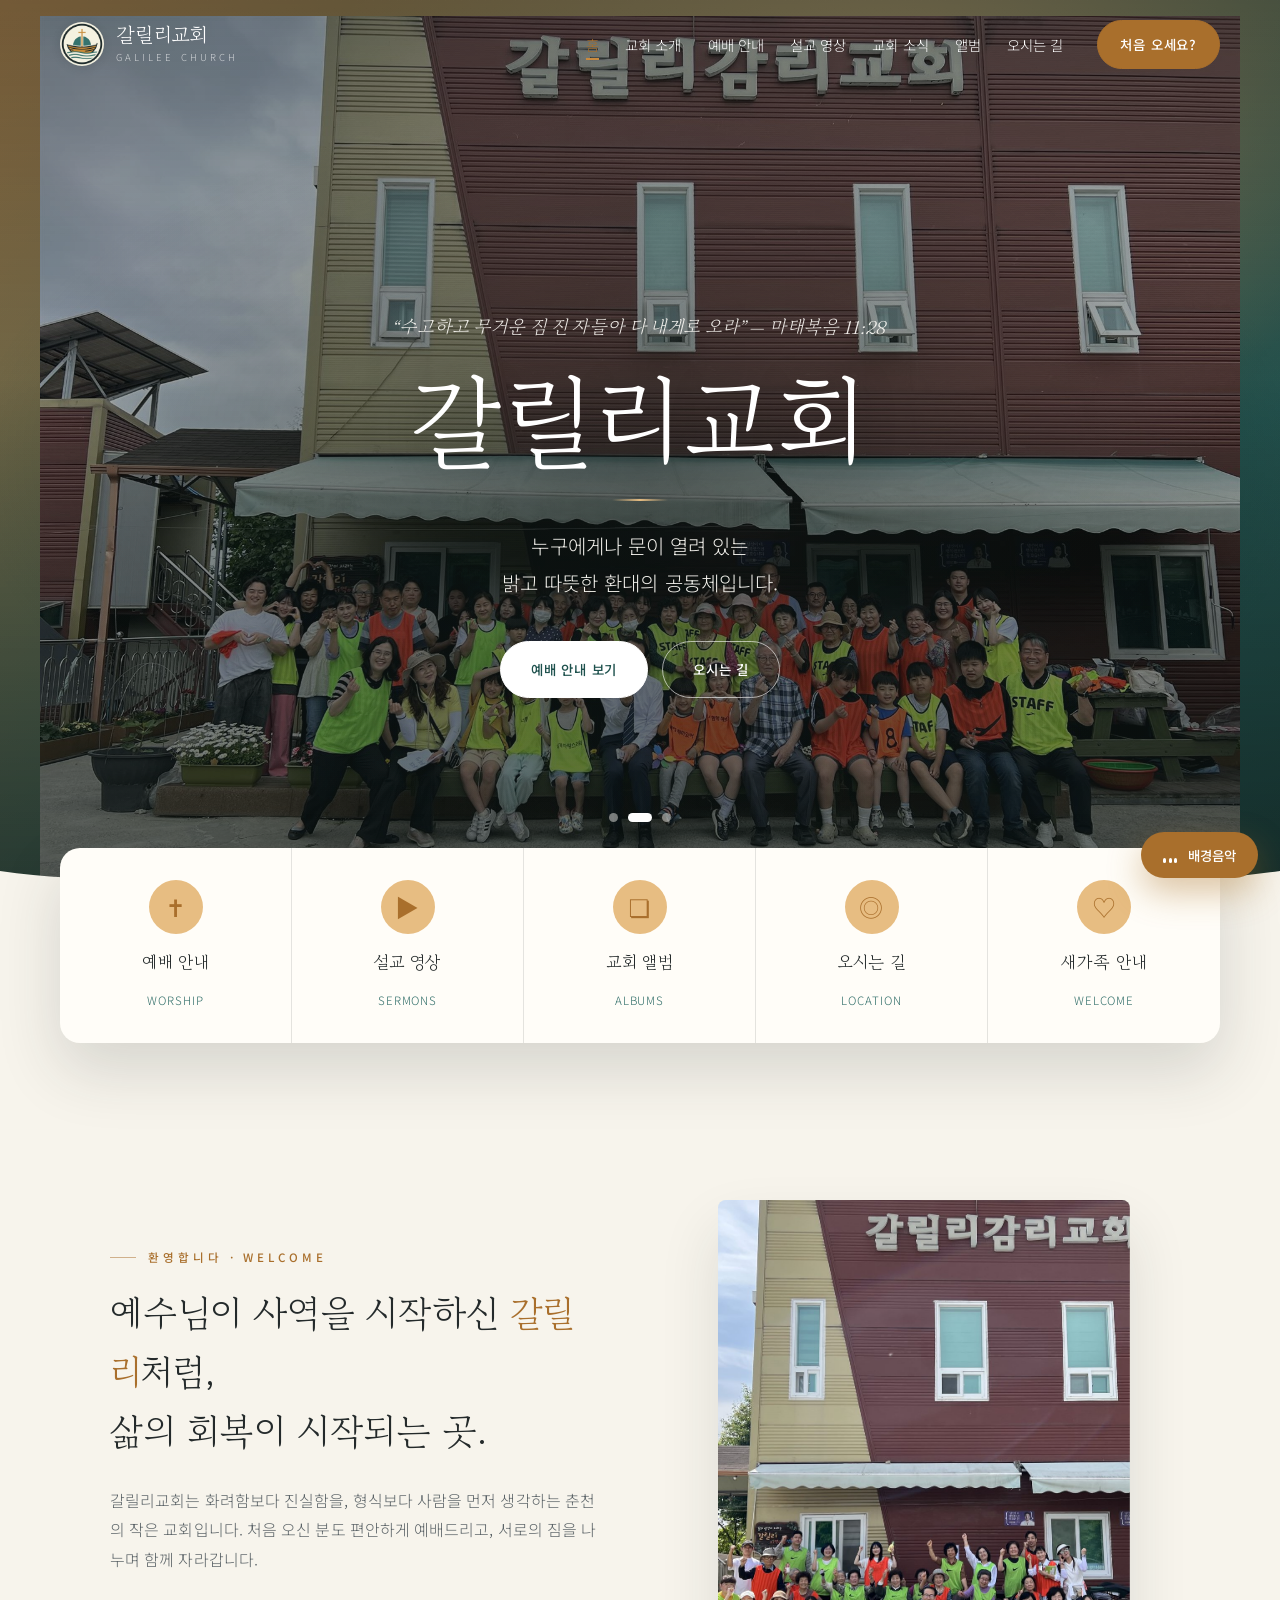
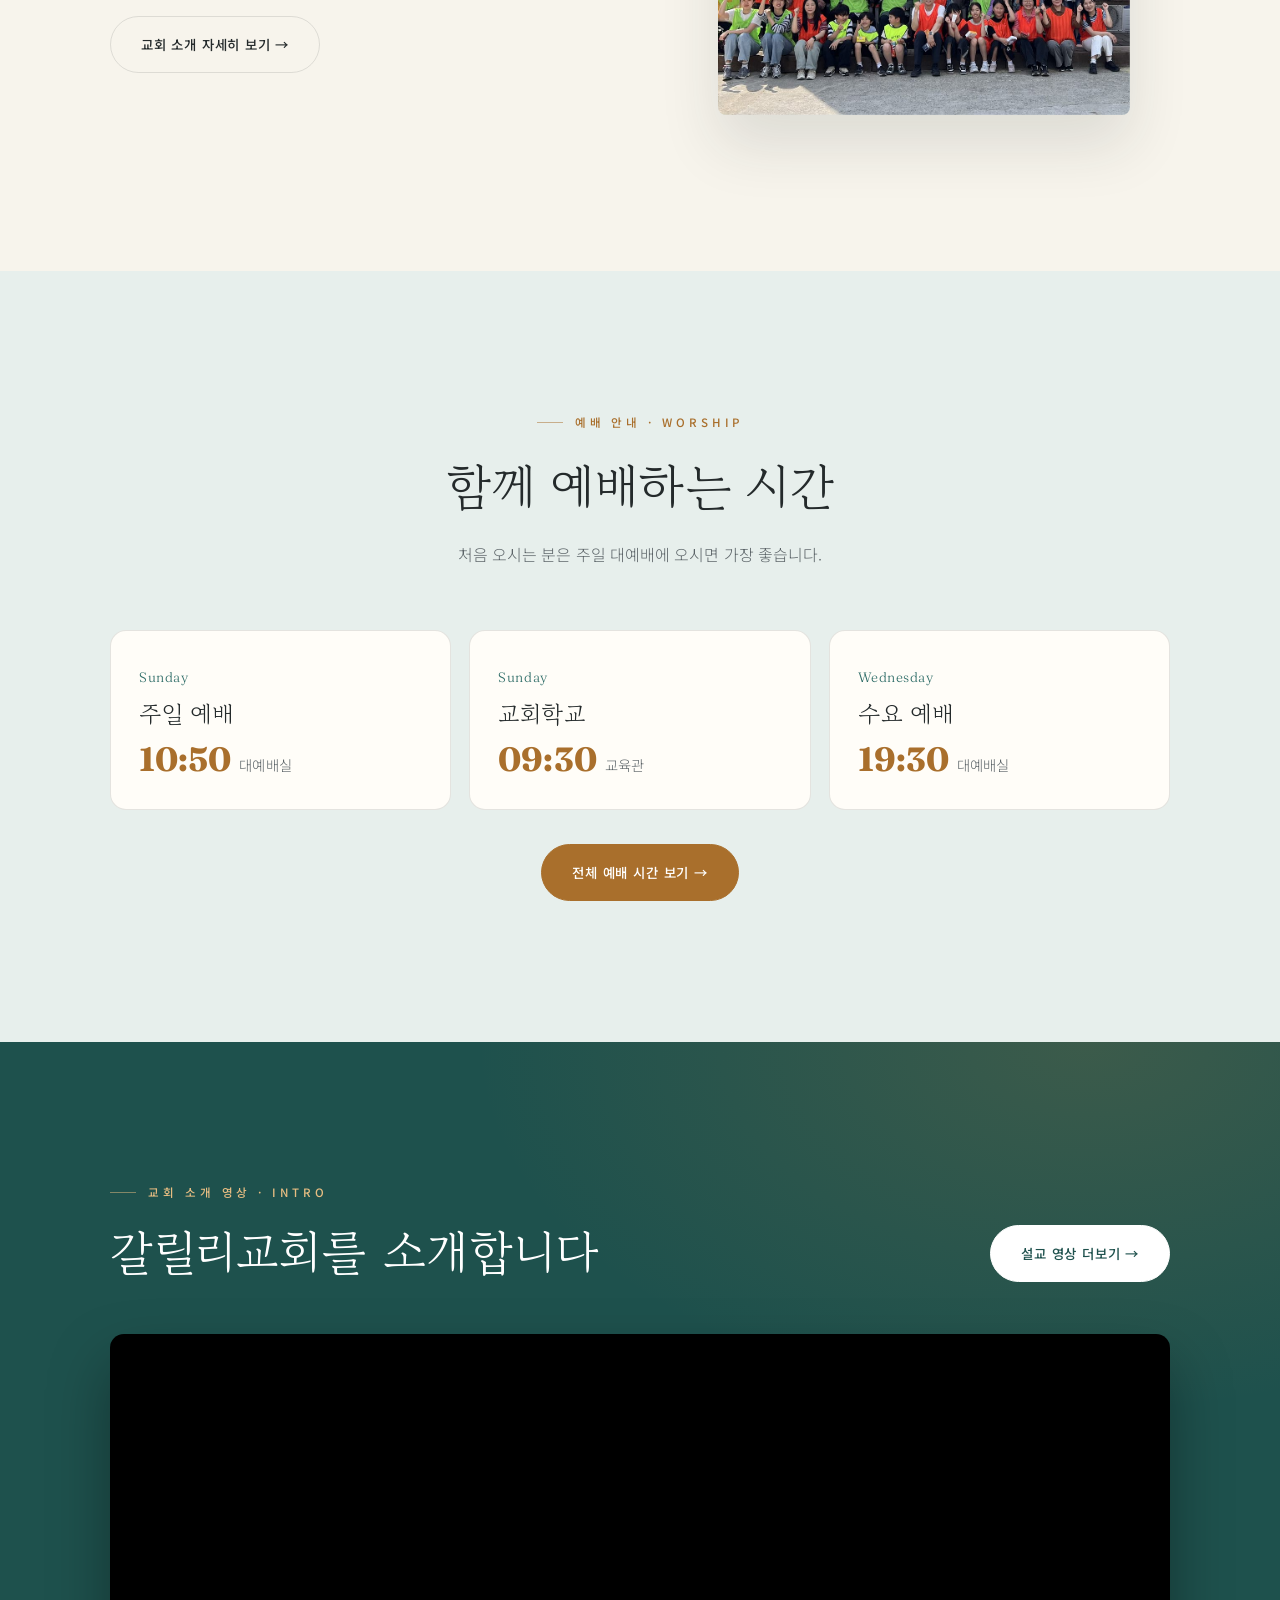
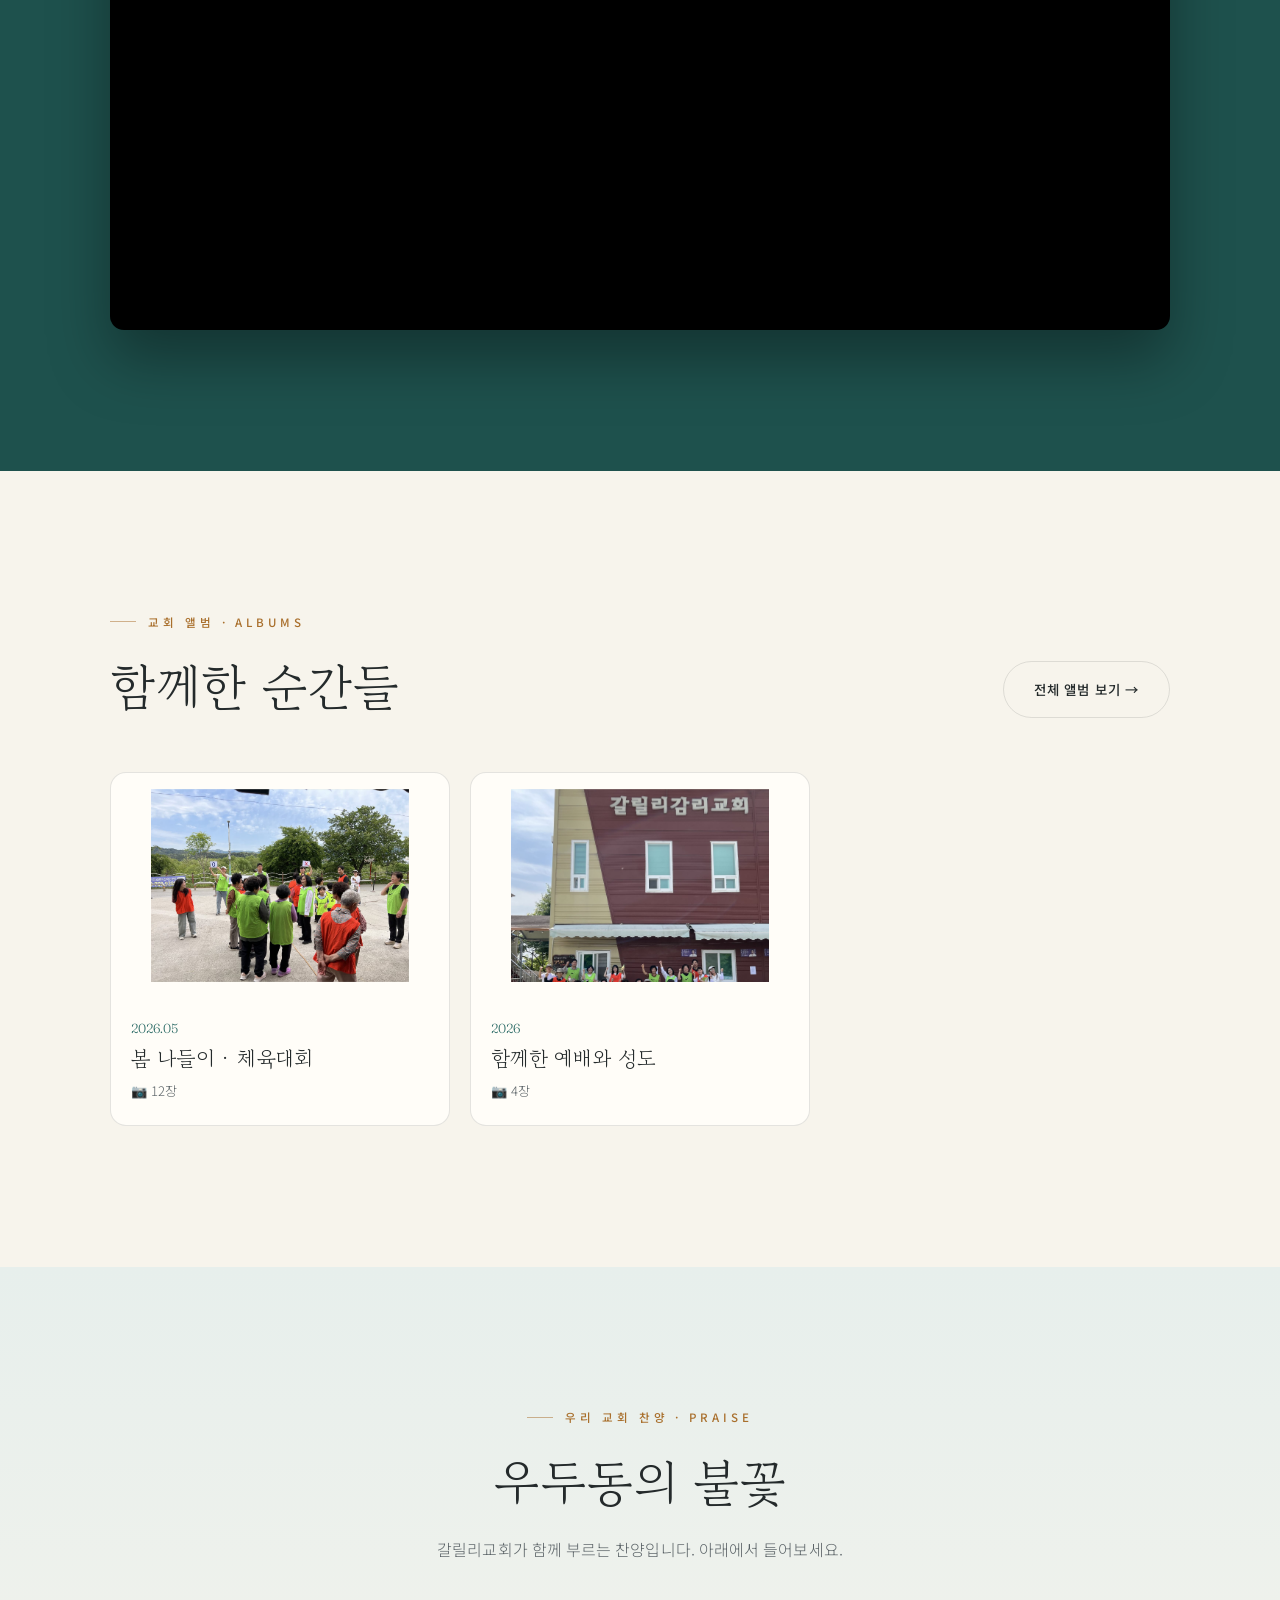
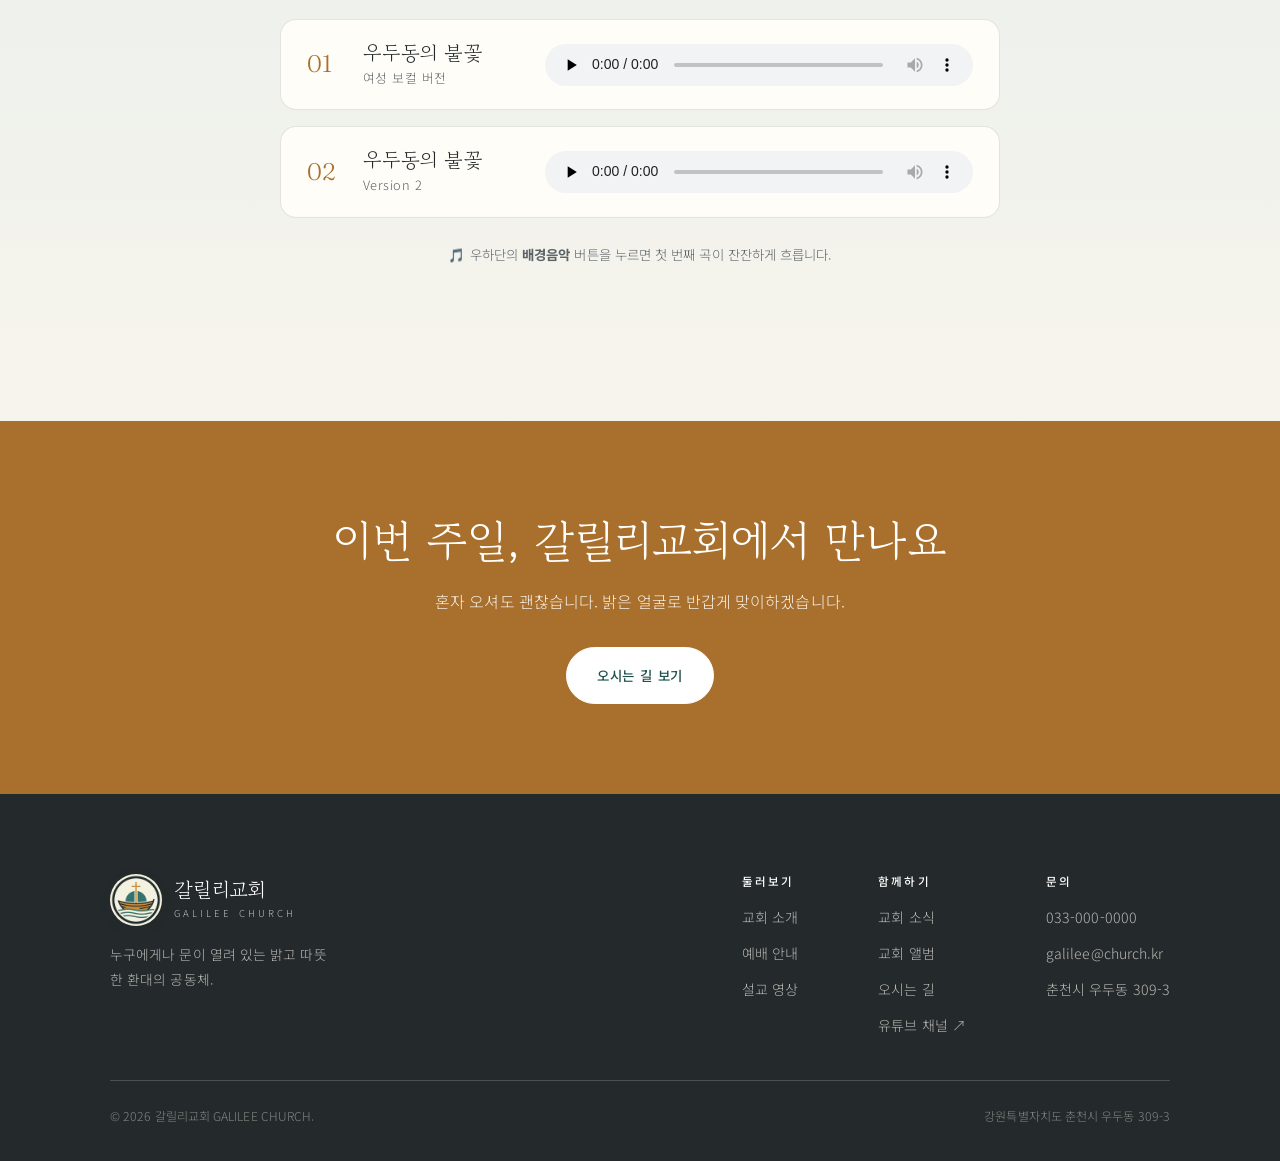
<file: index.html>
<!DOCTYPE html>
<html lang="ko">
<head>
  <meta charset="UTF-8" />
  <meta name="viewport" content="width=device-width, initial-scale=1.0" />
  <title>갈릴리교회 · 밝고 따뜻한 환대의 공동체 (춘천)</title>
  <meta name="description" content="춘천 갈릴리교회 — 누구에게나 문이 열려 있는 밝고 따뜻한 환대의 공동체. 예배 안내, 설교 영상, 교회 앨범, 오시는 길을 소개합니다." />
  <link rel="preconnect" href="https://fonts.googleapis.com" />
  <link rel="preconnect" href="https://fonts.gstatic.com" crossorigin />
  <link href="https://fonts.googleapis.com/css2?family=Gowun+Batang:wght@400;700&family=Noto+Sans+KR:wght@300;400;500;700&family=Fraunces:ital,opsz,wght@0,9..144,400;0,9..144,500;1,9..144,500&display=swap" rel="stylesheet" />
  <link rel="stylesheet" href="css/style.css" />
</head>
<body data-page="home">

  <div id="site-header"></div>

  <!-- ============ Hero ============ -->
  <section class="hero" id="home">
    <div class="hero__bg" id="heroBg">
      <div class="hero__slide s1 active"><figure class="slot" data-label=""><img src="images/hero1.jpg" alt="갈릴리교회 예배" class="shot" /></figure></div>
      <div class="hero__slide s2"><figure class="slot" data-label=""><img src="images/hero2.jpg" alt="갈릴리교회 성도" class="shot" /></figure></div>
      <div class="hero__slide s3"><figure class="slot" data-label=""><img src="images/hero3.jpg" alt="갈릴리교회 찬양" class="shot" /></figure></div>
    </div>
    <div class="hero__dots" id="heroDots" aria-hidden="true"></div>
    <div class="hero__inner wrap">
      <p class="hero__verse reveal">“수고하고 무거운 짐 진 자들아 다 내게로 오라” — 마태복음 11:28</p>
      <h1 class="hero__title reveal">갈릴리교회</h1>
      <span class="hero__rule reveal" aria-hidden="true"></span>
      <p class="hero__tag reveal">누구에게나 문이 열려 있는<br />밝고 따뜻한 환대의 공동체입니다.</p>
      <div class="hero__cta reveal">
        <a href="worship.html" class="btn btn--light">예배 안내 보기</a>
        <a href="location.html" class="btn btn--ghost" style="color:#fff;border-color:rgba(255,255,255,0.6);">오시는 길</a>
      </div>
    </div>
    <svg class="wave hero__wave" viewBox="0 0 1440 60" preserveAspectRatio="none" aria-hidden="true"><path d="M0,30 C240,60 480,0 720,20 C960,40 1200,60 1440,30 L1440,60 L0,60 Z"></path></svg>
  </section>

  <!-- ============ Quick menu ============ -->
  <div class="quickmenu">
    <div class="quickmenu__inner">
      <a class="qm" href="worship.html"><span class="qm__icon">✝</span><span class="qm__label">예배 안내</span><span class="qm__sub">Worship</span></a>
      <a class="qm" href="sermons.html"><span class="qm__icon">▶</span><span class="qm__label">설교 영상</span><span class="qm__sub">Sermons</span></a>
      <a class="qm" href="album.html"><span class="qm__icon">❏</span><span class="qm__label">교회 앨범</span><span class="qm__sub">Albums</span></a>
      <a class="qm" href="location.html"><span class="qm__icon">◎</span><span class="qm__label">오시는 길</span><span class="qm__sub">Location</span></a>
      <a class="qm" href="location.html"><span class="qm__icon">♡</span><span class="qm__label">새가족 안내</span><span class="qm__sub">Welcome</span></a>
    </div>
  </div>

  <!-- ============ Welcome teaser ============ -->
  <section class="about">
    <div class="wrap about__grid">
      <div class="about__body">
        <span class="eyebrow reveal">환영합니다 · Welcome</span>
        <p class="about__lead reveal">예수님이 사역을 시작하신 <em>갈릴리</em>처럼,<br />삶의 회복이 시작되는 곳.</p>
        <p class="about__text reveal">갈릴리교회는 화려함보다 진실함을, 형식보다 사람을 먼저 생각하는 춘천의 작은 교회입니다. 처음 오신 분도 편안하게 예배드리고, 서로의 짐을 나누며 함께 자라갑니다.</p>
        <a href="about.html" class="btn btn--ghost reveal" style="margin-top:26px;">교회 소개 자세히 보기 →</a>
      </div>
      <figure class="about__figure slot reveal" data-label="성도 교제 사진 · 세로 4:5">
        <img src="images/community.jpg" alt="함께 교제하는 성도들" class="shot" />
      </figure>
    </div>
  </section>

  <!-- ============ Worship preview ============ -->
  <section class="service" style="background:var(--mist);">
    <div class="wrap">
      <div class="service__head sec-head" style="max-width:none;">
        <span class="eyebrow reveal">예배 안내 · Worship</span>
        <h2 class="reveal">함께 예배하는 시간</h2>
        <p class="reveal">처음 오시는 분은 주일 대예배에 오시면 가장 좋습니다.</p>
      </div>
      <div class="service__grid" style="grid-template-columns:repeat(3,1fr);">
        <div class="svc reveal"><span class="svc__tag">Sunday</span><h3 class="svc__name">주일 예배</h3><div class="svc__time"><b>10:50</b><span>대예배실</span></div></div>
        <div class="svc reveal"><span class="svc__tag">Sunday</span><h3 class="svc__name">교회학교</h3><div class="svc__time"><b>09:30</b><span>교육관</span></div></div>
        <div class="svc reveal"><span class="svc__tag">Wednesday</span><h3 class="svc__name">수요 예배</h3><div class="svc__time"><b>19:30</b><span>대예배실</span></div></div>
      </div>
      <div style="text-align:center;margin-top:34px;"><a href="worship.html" class="btn reveal">전체 예배 시간 보기 →</a></div>
    </div>
  </section>

  <!-- ============ Sermon teaser ============ -->
  <section class="sermons">
    <div class="wrap">
      <div class="sermons__head">
        <div><span class="eyebrow reveal">교회 소개 영상 · Intro</span><h2 class="reveal">갈릴리교회를 소개합니다</h2></div>
        <a href="sermons.html" class="btn btn--light reveal">설교 영상 더보기 →</a>
      </div>
      <div class="sermons__grid" style="grid-template-columns:1fr;">
        <div class="sermon-feature reveal">
          <div class="video"><iframe src="https://www.youtube.com/embed/57kT0OPVa5w" title="갈릴리교회 소개 영상" allow="accelerometer; autoplay; clipboard-write; encrypted-media; gyroscope; picture-in-picture" allowfullscreen loading="lazy"></iframe></div>
        </div>
      </div>
    </div>
  </section>

  <!-- ============ Albums preview ============ -->
  <section class="albums" id="albums">
    <div class="wrap">
      <div class="albums__head">
        <div class="sec-head" style="max-width:none;">
          <span class="eyebrow reveal">교회 앨범 · Albums</span>
          <h2 class="reveal">함께한 순간들</h2>
        </div>
        <a href="album.html" class="btn btn--ghost reveal">전체 앨범 보기 →</a>
      </div>
      <div class="albums__grid">
        <a class="album-card reveal" href="album.html">
          <figure class="album-card__cover slot" data-label="표지 사진"><img src="images/albums/2026-outing/cover.jpg" alt="봄 나들이 체육대회" class="shot" /></figure>
          <div class="album-card__body"><div class="album-card__date">2026.05</div><div class="album-card__title">봄 나들이 · 체육대회</div><div class="album-card__count">12장</div></div>
        </a>
        <a class="album-card reveal" href="album.html">
          <figure class="album-card__cover slot" data-label="표지 사진"><img src="images/albums/2026-fellowship/cover.jpg" alt="함께한 예배와 성도" class="shot" /></figure>
          <div class="album-card__body"><div class="album-card__date">2026</div><div class="album-card__title">함께한 예배와 성도</div><div class="album-card__count">4장</div></div>
        </a>
      </div>
    </div>
  </section>

  <!-- ============ Praise ============ -->
  <section class="praise" id="praise">
    <div class="wrap">
      <div class="praise__head sec-head" style="max-width:none;">
        <span class="eyebrow reveal">우리 교회 찬양 · Praise</span>
        <h2 class="reveal">우두동의 불꽃</h2>
        <p class="reveal">갈릴리교회가 함께 부르는 찬양입니다. 아래에서 들어보세요.</p>
      </div>
      <div class="praise__list">
        <div class="praise__song reveal">
          <div class="praise__no">01</div>
          <div class="praise__info"><div class="praise__title">우두동의 불꽃</div><div class="praise__sub">여성 보컬 버전</div></div>
          <audio controls preload="none" src="music/song1.mp3">브라우저가 오디오를 지원하지 않습니다.</audio>
        </div>
        <div class="praise__song reveal">
          <div class="praise__no">02</div>
          <div class="praise__info"><div class="praise__title">우두동의 불꽃</div><div class="praise__sub">Version 2</div></div>
          <audio controls preload="none" src="music/song2.mp3">브라우저가 오디오를 지원하지 않습니다.</audio>
        </div>
      </div>
      <p class="praise__note reveal">🎵 우하단의 <b>배경음악</b> 버튼을 누르면 첫 번째 곡이 잔잔하게 흐릅니다.</p>
    </div>
  </section>

  <!-- ============ CTA ============ -->
  <section class="cta-band">
    <div class="wrap">
      <h2 class="reveal">이번 주일, 갈릴리교회에서 만나요</h2>
      <p class="reveal">혼자 오셔도 괜찮습니다. 밝은 얼굴로 반갑게 맞이하겠습니다.</p>
      <a href="location.html" class="btn btn--light reveal">오시는 길 보기</a>
    </div>
  </section>

  <div id="site-footer"></div>

  <!-- 배경음악 버튼 + 오디오 -->
  <button class="music-fab" id="musicFab" aria-label="배경음악 켜기/끄기">
    <span class="music-fab__bars" aria-hidden="true"><i></i><i></i><i></i></span>
    <span class="music-fab__label">배경음악</span>
  </button>
  <audio id="bgAudio" src="music/song1.mp3" loop preload="none"></audio>

  <script src="js/site.js"></script>
  <script src="js/music.js"></script>
</body>
</html>
</file>
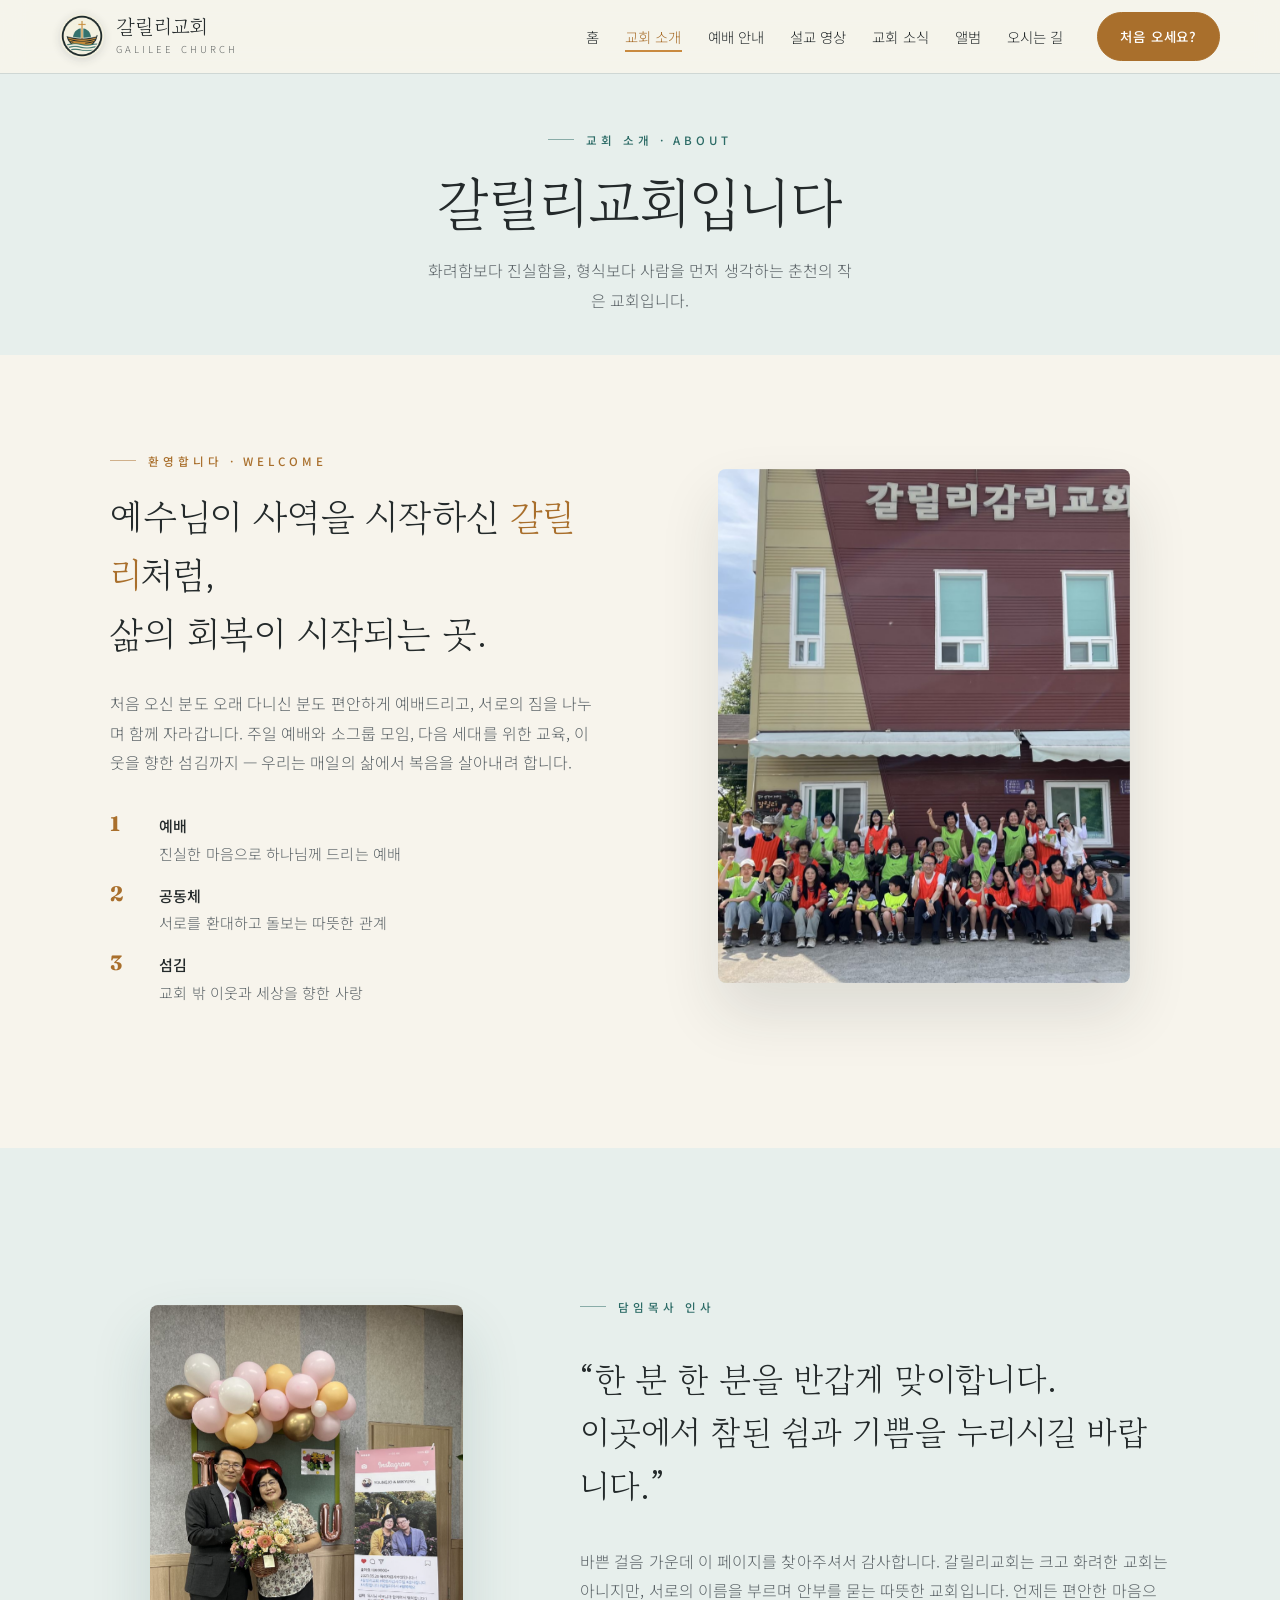
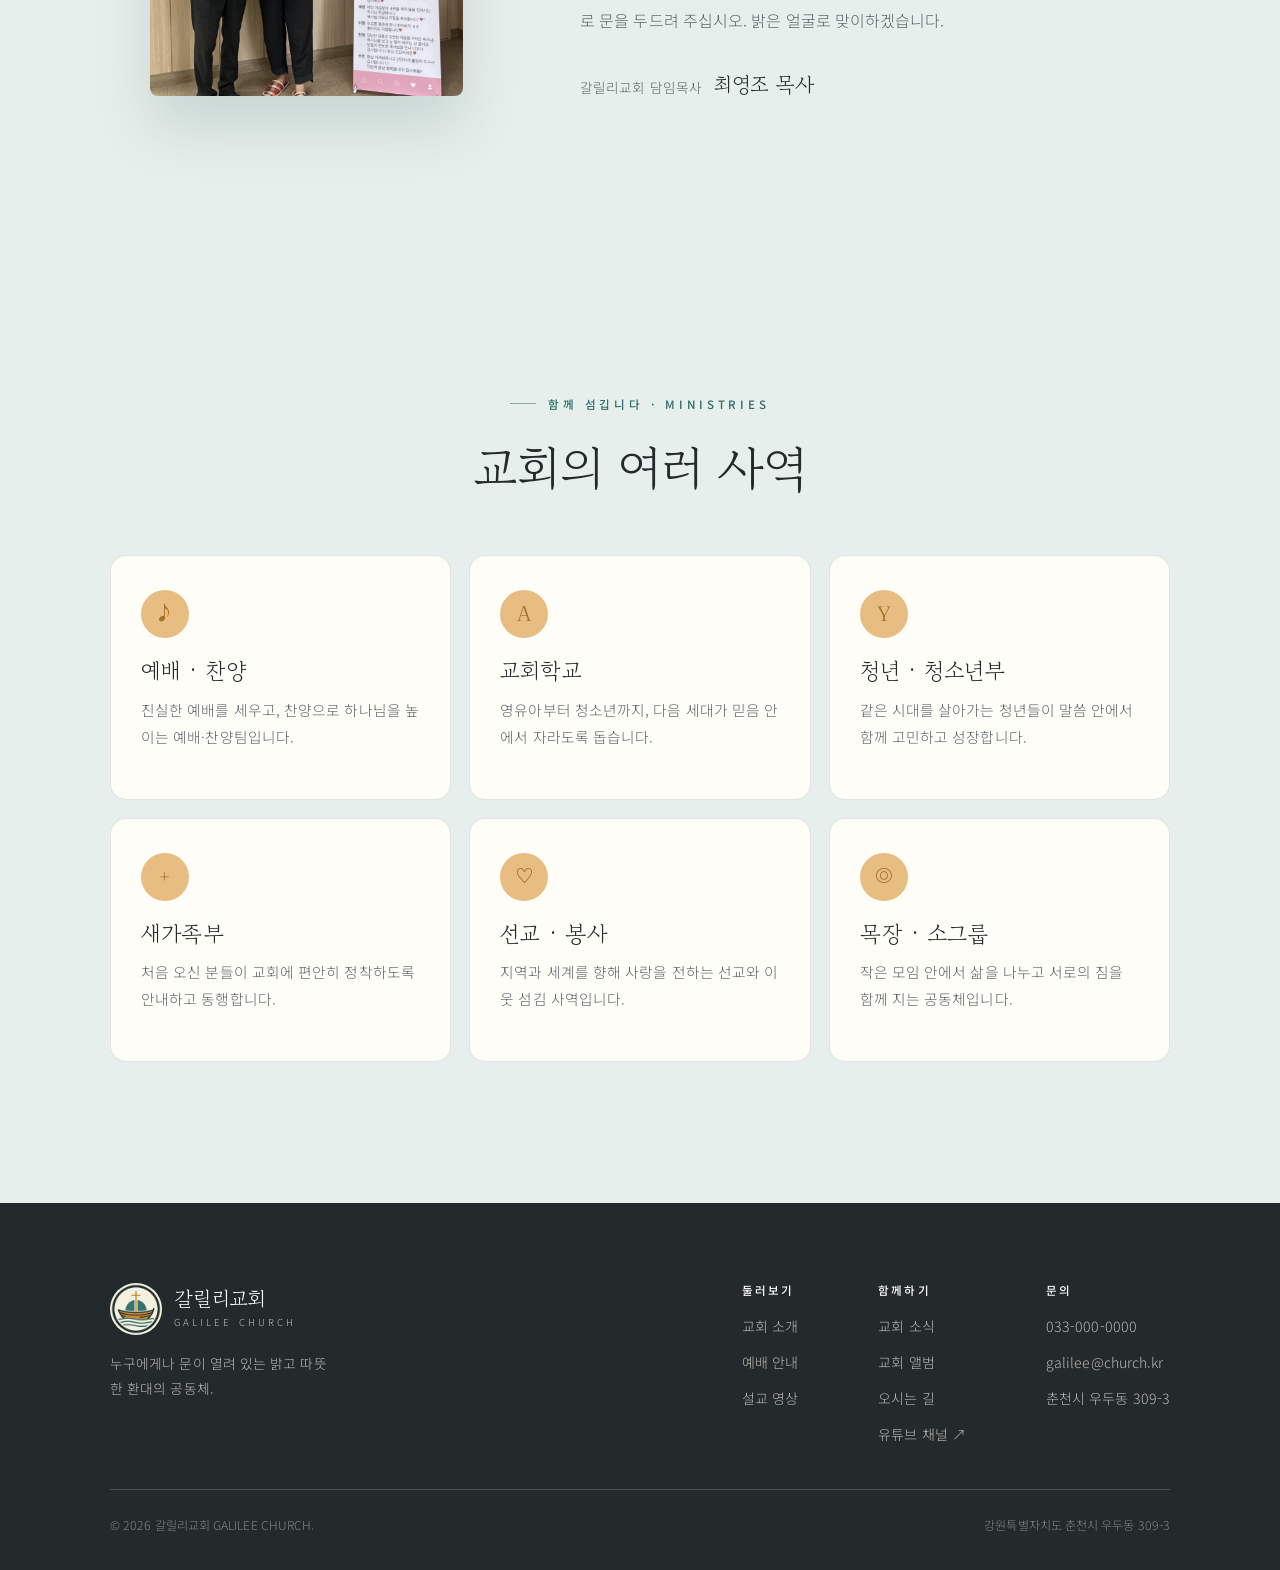
<file: about.html>
<!DOCTYPE html>
<html lang="ko">
<head>
  <meta charset="UTF-8" />
  <meta name="viewport" content="width=device-width, initial-scale=1.0" />
  <title>교회 소개 · 갈릴리교회</title>
  <meta name="description" content="춘천 갈릴리교회를 소개합니다. 우리의 가치와 담임목사 인사말, 함께 섬기는 여러 사역." />
  <link rel="preconnect" href="https://fonts.googleapis.com" />
  <link rel="preconnect" href="https://fonts.gstatic.com" crossorigin />
  <link href="https://fonts.googleapis.com/css2?family=Gowun+Batang:wght@400;700&family=Noto+Sans+KR:wght@300;400;500;700&family=Fraunces:ital,opsz,wght@0,9..144,400;0,9..144,500;1,9..144,500&display=swap" rel="stylesheet" />
  <link rel="stylesheet" href="css/style.css" />
</head>
<body data-page="about">
  <div id="site-header"></div>

  <section class="page-hero">
    <span class="eyebrow eyebrow--sea">교회 소개 · About</span>
    <h1>갈릴리교회입니다</h1>
    <p>화려함보다 진실함을, 형식보다 사람을 먼저 생각하는 춘천의 작은 교회입니다.</p>
  </section>

  <!-- About -->
  <section class="about" style="padding-top:clamp(50px,7vw,90px);">
    <div class="wrap about__grid">
      <div class="about__body">
        <span class="eyebrow reveal">환영합니다 · Welcome</span>
        <p class="about__lead reveal">예수님이 사역을 시작하신 <em>갈릴리</em>처럼,<br />삶의 회복이 시작되는 곳.</p>
        <p class="about__text reveal">처음 오신 분도 오래 다니신 분도 편안하게 예배드리고, 서로의 짐을 나누며 함께 자라갑니다. 주일 예배와 소그룹 모임, 다음 세대를 위한 교육, 이웃을 향한 섬김까지 — 우리는 매일의 삶에서 복음을 살아내려 합니다.</p>
        <div class="about__values reveal">
          <div class="about__value"><b>1</b><span><strong>예배</strong>진실한 마음으로 하나님께 드리는 예배</span></div>
          <div class="about__value"><b>2</b><span><strong>공동체</strong>서로를 환대하고 돌보는 따뜻한 관계</span></div>
          <div class="about__value"><b>3</b><span><strong>섬김</strong>교회 밖 이웃과 세상을 향한 사랑</span></div>
        </div>
      </div>
      <figure class="about__figure slot reveal" data-label="성도 교제 사진 · 세로 4:5">
        <img src="images/community.jpg" alt="함께 교제하는 성도들" class="shot" />
      </figure>
    </div>
  </section>

  <!-- Pastor -->
  <section class="pastor" id="pastor">
    <div class="wrap pastor__inner">
      <figure class="pastor__figure slot reveal" data-label="담임목사님 사진 · 세로 4:5">
        <img src="images/pastor.jpg" alt="담임목사" class="shot" />
      </figure>
      <div class="pastor__body">
        <span class="eyebrow eyebrow--sea reveal">담임목사 인사</span>
        <p class="pastor__quote reveal">“한 분 한 분을 반갑게 맞이합니다.<br />이곳에서 참된 쉼과 기쁨을 누리시길 바랍니다.”</p>
        <p class="pastor__text reveal">바쁜 걸음 가운데 이 페이지를 찾아주셔서 감사합니다. 갈릴리교회는 크고 화려한 교회는 아니지만, 서로의 이름을 부르며 안부를 묻는 따뜻한 교회입니다. 언제든 편안한 마음으로 문을 두드려 주십시오. 밝은 얼굴로 맞이하겠습니다.</p>
        <div class="pastor__sign reveal"><span>갈릴리교회 담임목사</span><b>최영조 목사</b></div>
      </div>
    </div>
  </section>

  <!-- Ministries -->
  <section class="ministry" id="ministry">
    <div class="wrap">
      <div class="ministry__head sec-head" style="max-width:none;">
        <span class="eyebrow eyebrow--sea reveal">함께 섬깁니다 · Ministries</span>
        <h2 class="reveal">교회의 여러 사역</h2>
      </div>
      <div class="ministry__grid">
        <div class="min reveal"><div class="min__icon">♪</div><h3>예배 · 찬양</h3><p>진실한 예배를 세우고, 찬양으로 하나님을 높이는 예배·찬양팀입니다.</p></div>
        <div class="min reveal"><div class="min__icon">A</div><h3>교회학교</h3><p>영유아부터 청소년까지, 다음 세대가 믿음 안에서 자라도록 돕습니다.</p></div>
        <div class="min reveal"><div class="min__icon">Y</div><h3>청년 · 청소년부</h3><p>같은 시대를 살아가는 청년들이 말씀 안에서 함께 고민하고 성장합니다.</p></div>
        <div class="min reveal"><div class="min__icon">+</div><h3>새가족부</h3><p>처음 오신 분들이 교회에 편안히 정착하도록 안내하고 동행합니다.</p></div>
        <div class="min reveal"><div class="min__icon">♡</div><h3>선교 · 봉사</h3><p>지역과 세계를 향해 사랑을 전하는 선교와 이웃 섬김 사역입니다.</p></div>
        <div class="min reveal"><div class="min__icon">◎</div><h3>목장 · 소그룹</h3><p>작은 모임 안에서 삶을 나누고 서로의 짐을 함께 지는 공동체입니다.</p></div>
      </div>
    </div>
  </section>

  <div id="site-footer"></div>
  <script src="js/site.js"></script>
</body>
</html>
</file>
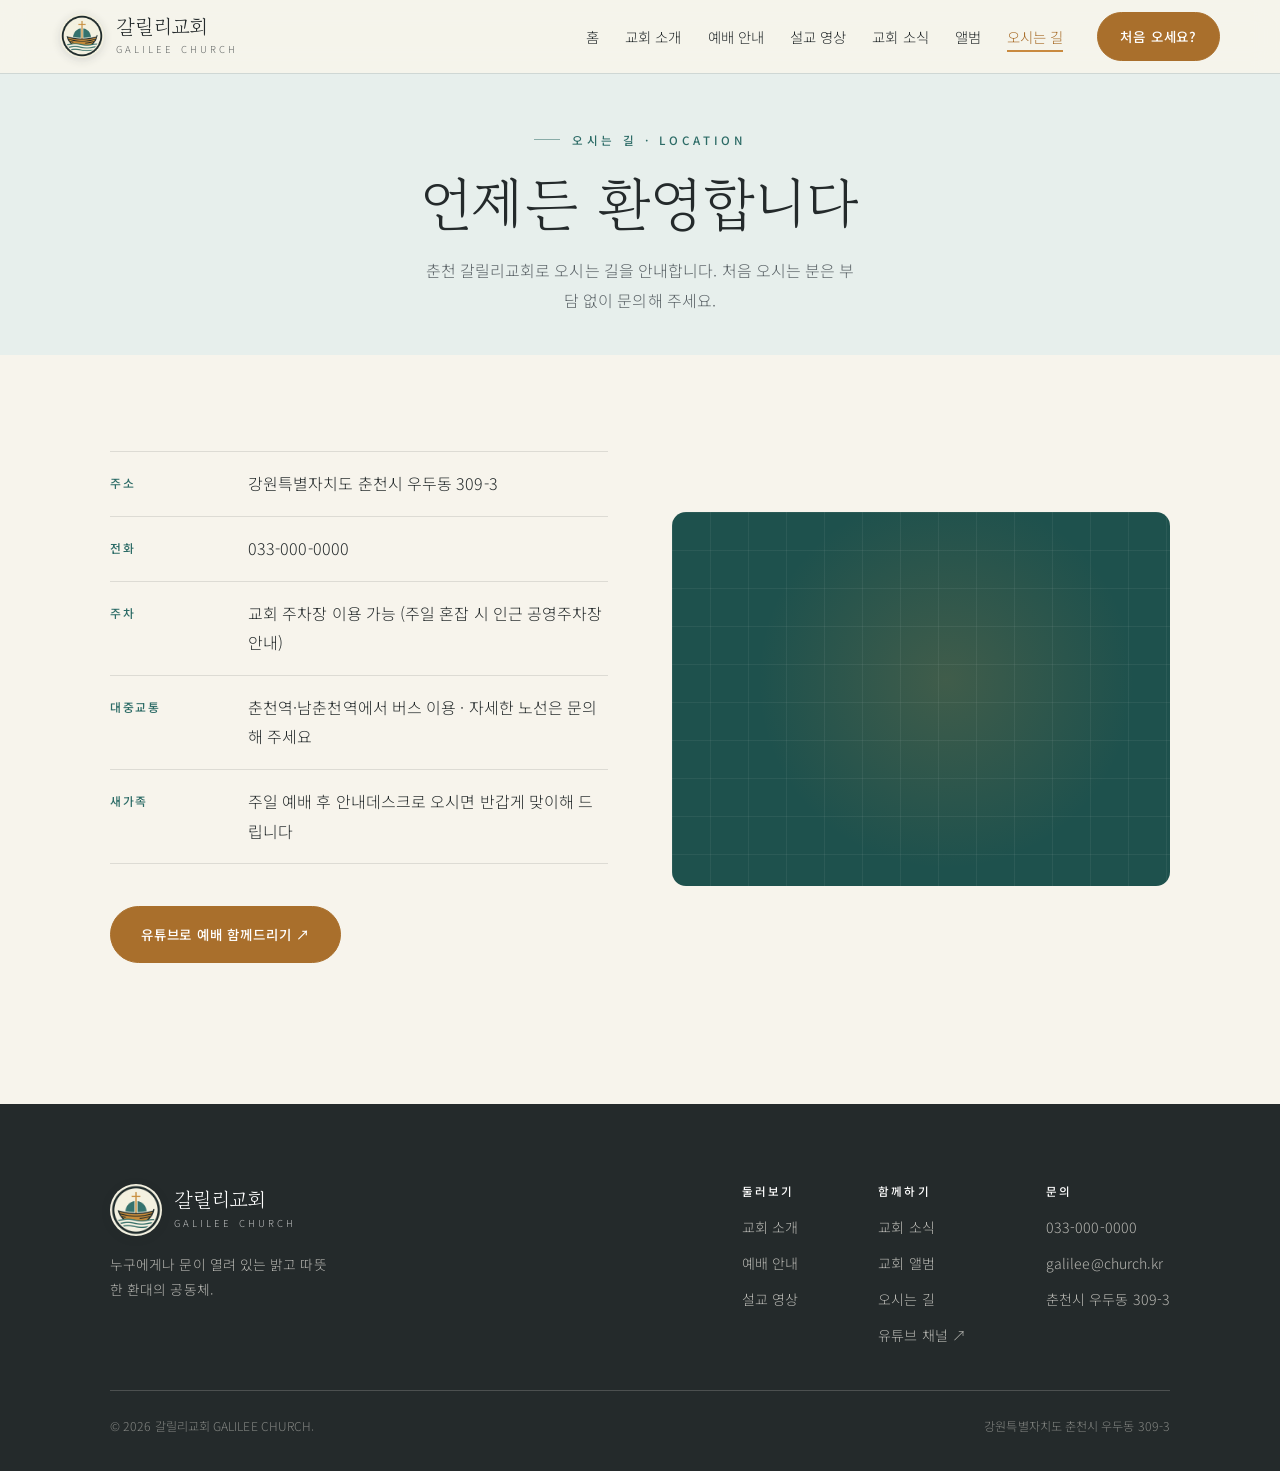
<file: location.html>
<!DOCTYPE html>
<html lang="ko">
<head>
  <meta charset="UTF-8" />
  <meta name="viewport" content="width=device-width, initial-scale=1.0" />
  <title>오시는 길 · 갈릴리교회</title>
  <meta name="description" content="춘천 갈릴리교회 오시는 길 — 주소, 연락처, 주차, 대중교통 안내." />
  <link rel="preconnect" href="https://fonts.googleapis.com" />
  <link rel="preconnect" href="https://fonts.gstatic.com" crossorigin />
  <link href="https://fonts.googleapis.com/css2?family=Gowun+Batang:wght@400;700&family=Noto+Sans+KR:wght@300;400;500;700&family=Fraunces:ital,opsz,wght@0,9..144,400;0,9..144,500;1,9..144,500&display=swap" rel="stylesheet" />
  <link rel="stylesheet" href="css/style.css" />
</head>
<body data-page="location">
  <div id="site-header"></div>

  <section class="page-hero">
    <span class="eyebrow eyebrow--sea">오시는 길 · Location</span>
    <h1>언제든 환영합니다</h1>
    <p>춘천 갈릴리교회로 오시는 길을 안내합니다. 처음 오시는 분은 부담 없이 문의해 주세요.</p>
  </section>

  <section class="location" style="padding-top:clamp(50px,7vw,80px);">
    <div class="wrap location__grid">
      <div class="location__info">
        <dl class="location__rows reveal">
          <div class="location__row"><dt>주소</dt><dd>강원특별자치도 춘천시 우두동 309-3</dd></div>
          <div class="location__row"><dt>전화</dt><dd>033-000-0000</dd></div>
          <div class="location__row"><dt>주차</dt><dd>교회 주차장 이용 가능 (주일 혼잡 시 인근 공영주차장 안내)</dd></div>
          <div class="location__row"><dt>대중교통</dt><dd>춘천역·남춘천역에서 버스 이용 · 자세한 노선은 문의해 주세요</dd></div>
          <div class="location__row"><dt>새가족</dt><dd>주일 예배 후 안내데스크로 오시면 반갑게 맞이해 드립니다</dd></div>
        </dl>
        <a href="https://www.youtube.com/@TV-ew5ic" target="_blank" rel="noopener" class="btn reveal" style="margin-top:26px;">유튜브로 예배 함께드리기 ↗</a>
      </div>
      <div class="location__map reveal">
        <iframe src="https://www.google.com/maps?q=%EA%B0%95%EC%9B%90%ED%8A%B9%EB%B3%84%EC%9E%90%EC%B9%98%EB%8F%84%20%EC%B6%98%EC%B2%9C%EC%8B%9C%20%EC%9A%B0%EB%91%90%EB%8F%99%20309-3&z=16&output=embed" style="width:100%;height:100%;border:0;position:relative;z-index:1;" loading="lazy" title="갈릴리교회 위치 지도" referrerpolicy="no-referrer-when-downgrade"></iframe>
      </div>
    </div>
  </section>

  <div id="site-footer"></div>
  <script src="js/site.js"></script>
</body>
</html>
</file>
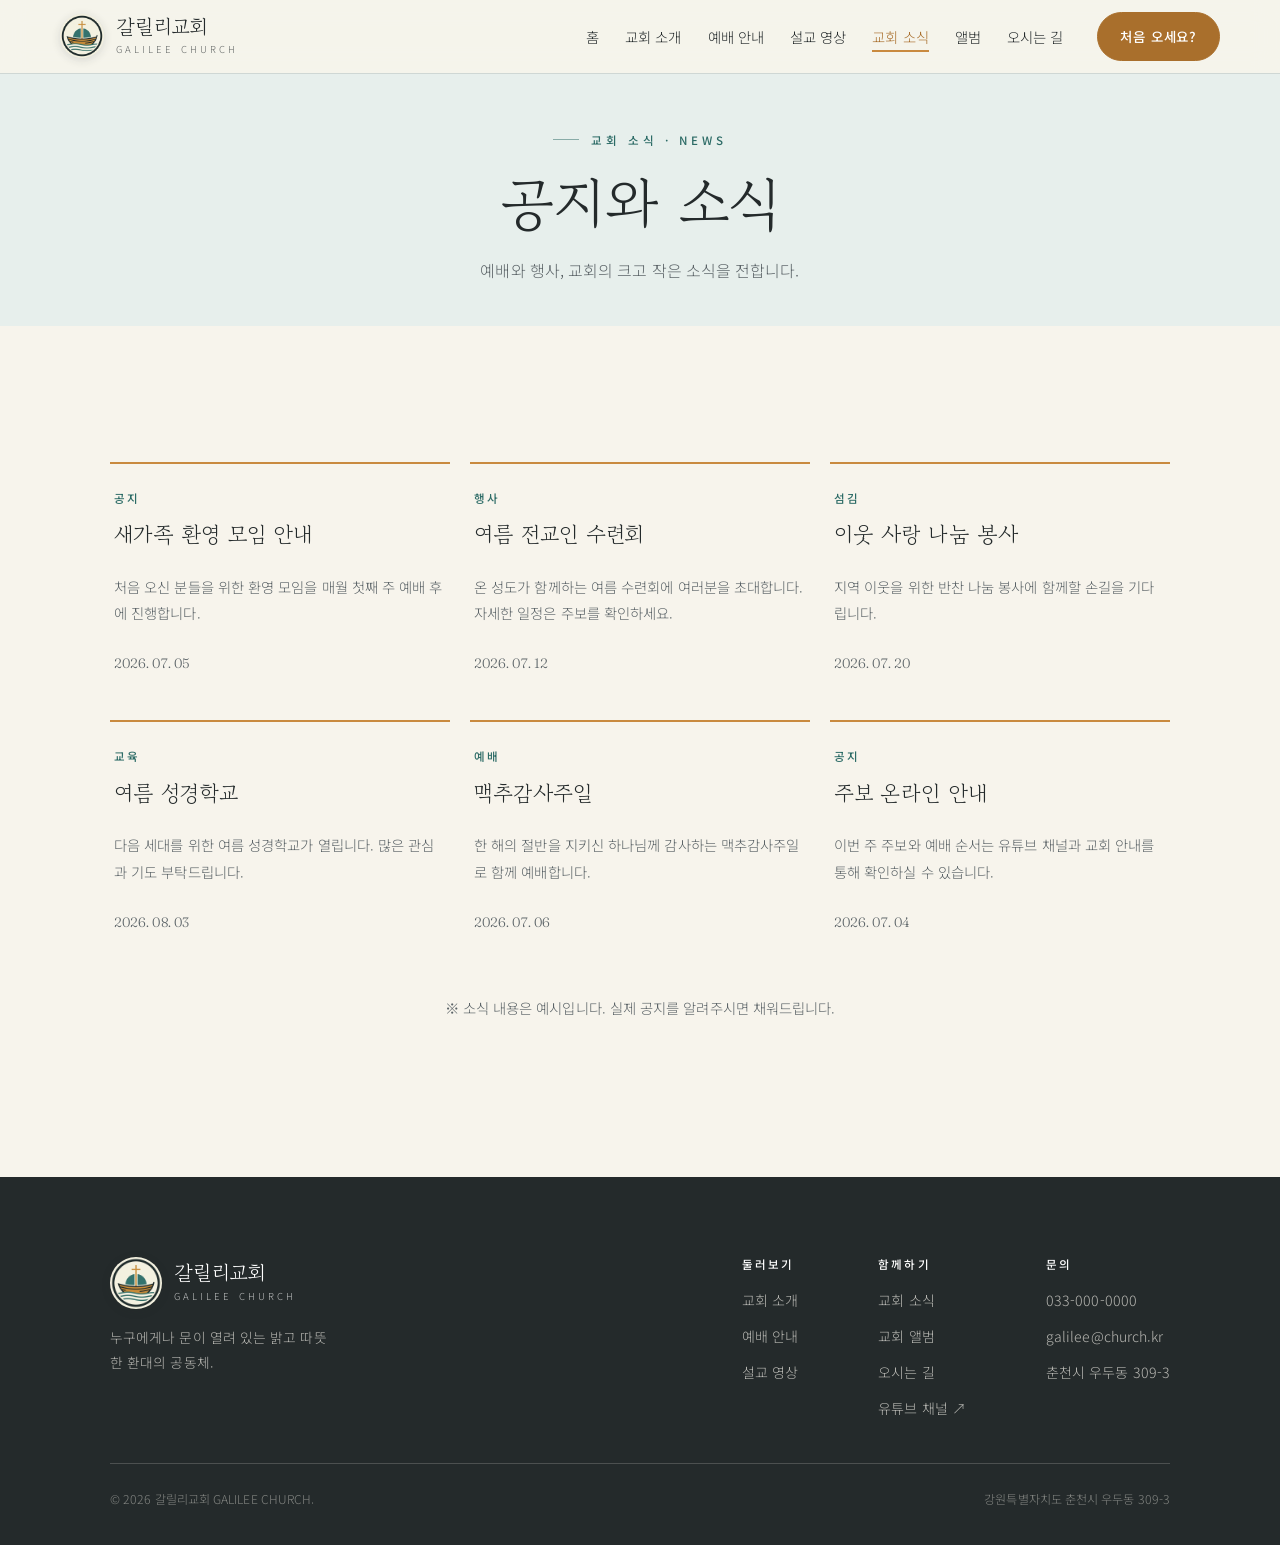
<file: news.html>
<!DOCTYPE html>
<html lang="ko">
<head>
  <meta charset="UTF-8" />
  <meta name="viewport" content="width=device-width, initial-scale=1.0" />
  <title>교회 소식 · 갈릴리교회</title>
  <meta name="description" content="갈릴리교회의 공지사항과 행사 소식을 전합니다." />
  <link rel="preconnect" href="https://fonts.googleapis.com" />
  <link rel="preconnect" href="https://fonts.gstatic.com" crossorigin />
  <link href="https://fonts.googleapis.com/css2?family=Gowun+Batang:wght@400;700&family=Noto+Sans+KR:wght@300;400;500;700&family=Fraunces:ital,opsz,wght@0,9..144,400;0,9..144,500;1,9..144,500&display=swap" rel="stylesheet" />
  <link rel="stylesheet" href="css/style.css" />
</head>
<body data-page="news">
  <div id="site-header"></div>

  <section class="page-hero">
    <span class="eyebrow eyebrow--sea">교회 소식 · News</span>
    <h1>공지와 소식</h1>
    <p>예배와 행사, 교회의 크고 작은 소식을 전합니다.</p>
  </section>

  <section class="news" style="padding-top:clamp(50px,7vw,80px);">
    <div class="wrap">
      <div class="news__grid">
        <article class="notice reveal"><span class="notice__cat">공지</span><h3 class="notice__title">새가족 환영 모임 안내</h3><p class="notice__text">처음 오신 분들을 위한 환영 모임을 매월 첫째 주 예배 후에 진행합니다.</p><span class="notice__date">2026. 07. 05</span></article>
        <article class="notice reveal"><span class="notice__cat">행사</span><h3 class="notice__title">여름 전교인 수련회</h3><p class="notice__text">온 성도가 함께하는 여름 수련회에 여러분을 초대합니다. 자세한 일정은 주보를 확인하세요.</p><span class="notice__date">2026. 07. 12</span></article>
        <article class="notice reveal"><span class="notice__cat">섬김</span><h3 class="notice__title">이웃 사랑 나눔 봉사</h3><p class="notice__text">지역 이웃을 위한 반찬 나눔 봉사에 함께할 손길을 기다립니다.</p><span class="notice__date">2026. 07. 20</span></article>
        <article class="notice reveal"><span class="notice__cat">교육</span><h3 class="notice__title">여름 성경학교</h3><p class="notice__text">다음 세대를 위한 여름 성경학교가 열립니다. 많은 관심과 기도 부탁드립니다.</p><span class="notice__date">2026. 08. 03</span></article>
        <article class="notice reveal"><span class="notice__cat">예배</span><h3 class="notice__title">맥추감사주일</h3><p class="notice__text">한 해의 절반을 지키신 하나님께 감사하는 맥추감사주일로 함께 예배합니다.</p><span class="notice__date">2026. 07. 06</span></article>
        <article class="notice reveal"><span class="notice__cat">공지</span><h3 class="notice__title">주보 온라인 안내</h3><p class="notice__text">이번 주 주보와 예배 순서는 유튜브 채널과 교회 안내를 통해 확인하실 수 있습니다.</p><span class="notice__date">2026. 07. 04</span></article>
      </div>
      <p class="reveal" style="text-align:center;margin-top:36px;color:var(--ink-soft);font-size:0.9rem;">※ 소식 내용은 예시입니다. 실제 공지를 알려주시면 채워드립니다.</p>
    </div>
  </section>

  <div id="site-footer"></div>
  <script src="js/site.js"></script>
</body>
</html>
</file>
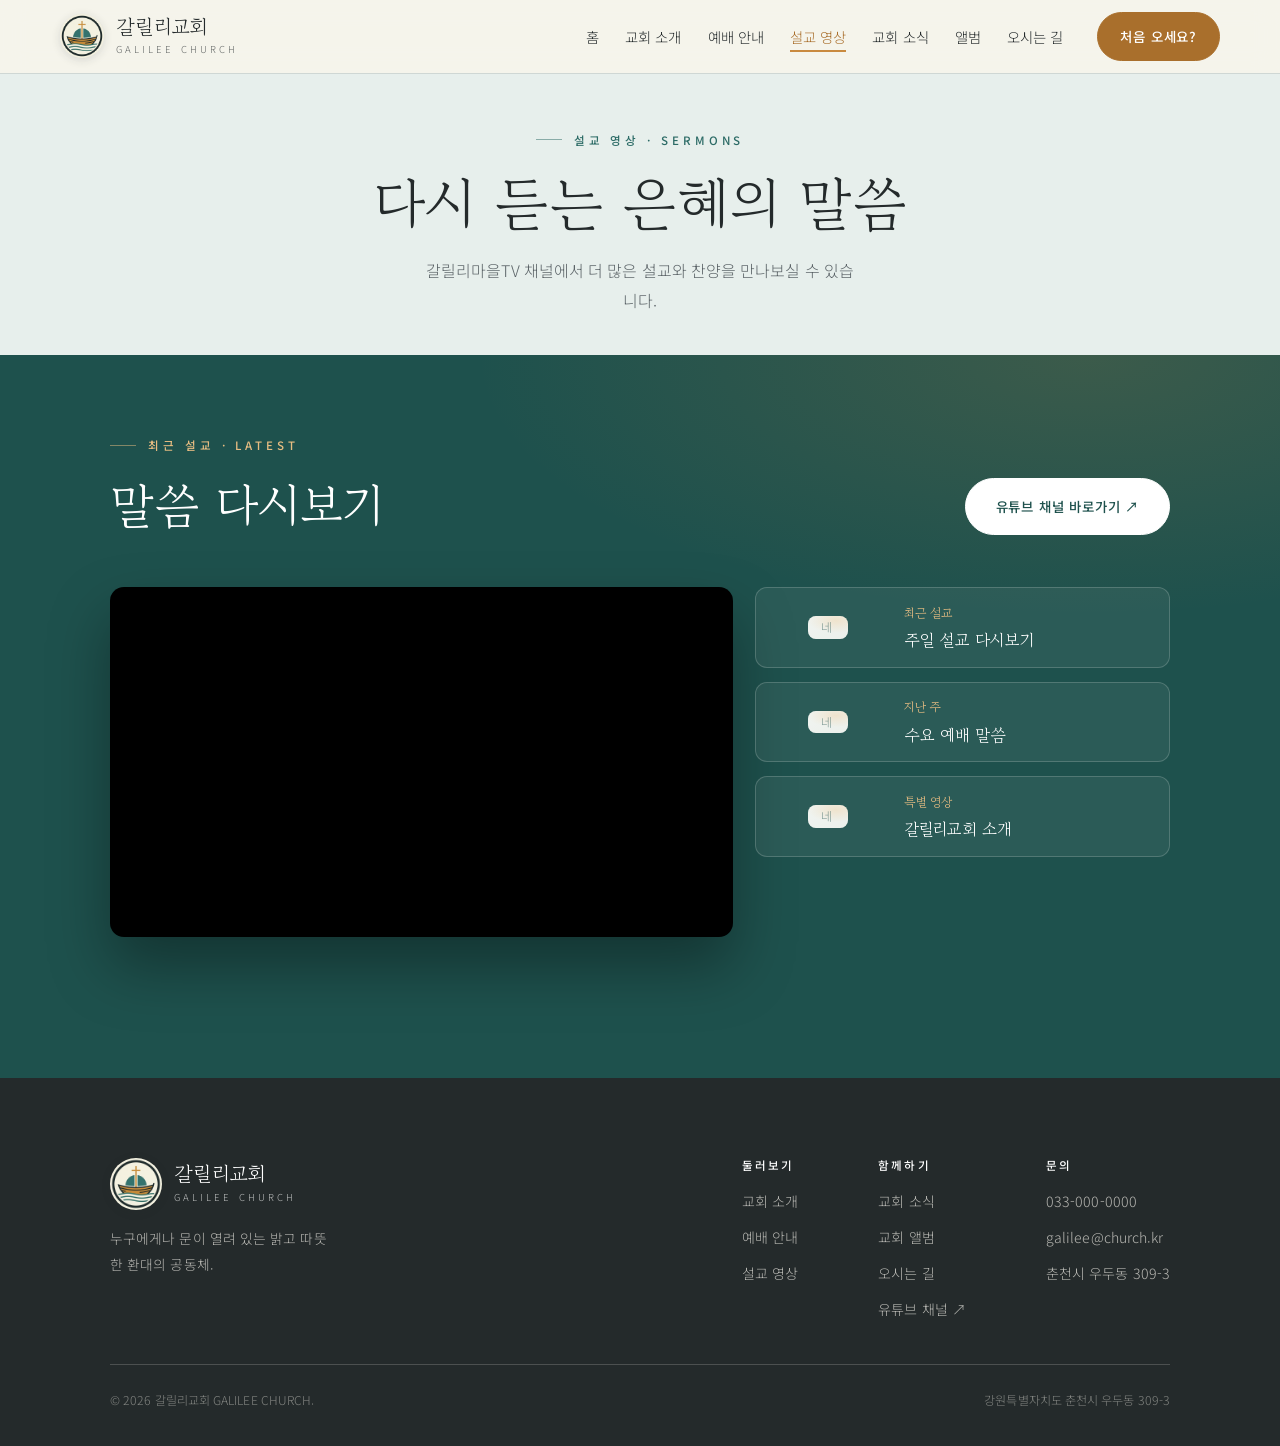
<file: sermons.html>
<!DOCTYPE html>
<html lang="ko">
<head>
  <meta charset="UTF-8" />
  <meta name="viewport" content="width=device-width, initial-scale=1.0" />
  <title>설교 영상 · 갈릴리교회</title>
  <meta name="description" content="갈릴리교회 설교 영상 — 갈릴리마을TV 채널에서 주일·수요 예배 말씀을 다시 만나보세요." />
  <link rel="preconnect" href="https://fonts.googleapis.com" />
  <link rel="preconnect" href="https://fonts.gstatic.com" crossorigin />
  <link href="https://fonts.googleapis.com/css2?family=Gowun+Batang:wght@400;700&family=Noto+Sans+KR:wght@300;400;500;700&family=Fraunces:ital,opsz,wght@0,9..144,400;0,9..144,500;1,9..144,500&display=swap" rel="stylesheet" />
  <link rel="stylesheet" href="css/style.css" />
</head>
<body data-page="sermons">
  <div id="site-header"></div>

  <section class="page-hero">
    <span class="eyebrow eyebrow--sea">설교 영상 · Sermons</span>
    <h1>다시 듣는 은혜의 말씀</h1>
    <p>갈릴리마을TV 채널에서 더 많은 설교와 찬양을 만나보실 수 있습니다.</p>
  </section>

  <section class="sermons" style="padding-top:clamp(50px,7vw,80px);">
    <div class="wrap">
      <div class="sermons__head">
        <div><span class="eyebrow reveal">최근 설교 · Latest</span><h2 class="reveal">말씀 다시보기</h2></div>
        <a href="https://www.youtube.com/@TV-ew5ic" target="_blank" rel="noopener" class="btn btn--light reveal">유튜브 채널 바로가기 ↗</a>
      </div>
      <div class="sermons__grid">
        <div class="sermon-feature reveal">
          <div class="video">
            <iframe src="https://www.youtube.com/embed/57kT0OPVa5w" title="갈릴리교회 소개 영상" allow="accelerometer; autoplay; clipboard-write; encrypted-media; gyroscope; picture-in-picture" allowfullscreen loading="lazy"></iframe>
          </div>
        </div>
        <div class="sermon-list">
          <a class="sermon-card reveal" href="https://www.youtube.com/@TV-ew5ic" target="_blank" rel="noopener">
            <figure class="thumb slot" data-label="썸네일"></figure>
            <div><div class="sermon-card__date">최근 설교</div><div class="sermon-card__title">주일 설교 다시보기</div></div>
          </a>
          <a class="sermon-card reveal" href="https://www.youtube.com/@TV-ew5ic" target="_blank" rel="noopener">
            <figure class="thumb slot" data-label="썸네일"></figure>
            <div><div class="sermon-card__date">지난 주</div><div class="sermon-card__title">수요 예배 말씀</div></div>
          </a>
          <a class="sermon-card reveal" href="https://www.youtube.com/@TV-ew5ic" target="_blank" rel="noopener">
            <figure class="thumb slot" data-label="썸네일"></figure>
            <div><div class="sermon-card__date">특별 영상</div><div class="sermon-card__title">갈릴리교회 소개</div></div>
          </a>
        </div>
      </div>
    </div>
  </section>

  <div id="site-footer"></div>
  <script src="js/site.js"></script>
</body>
</html>
</file>
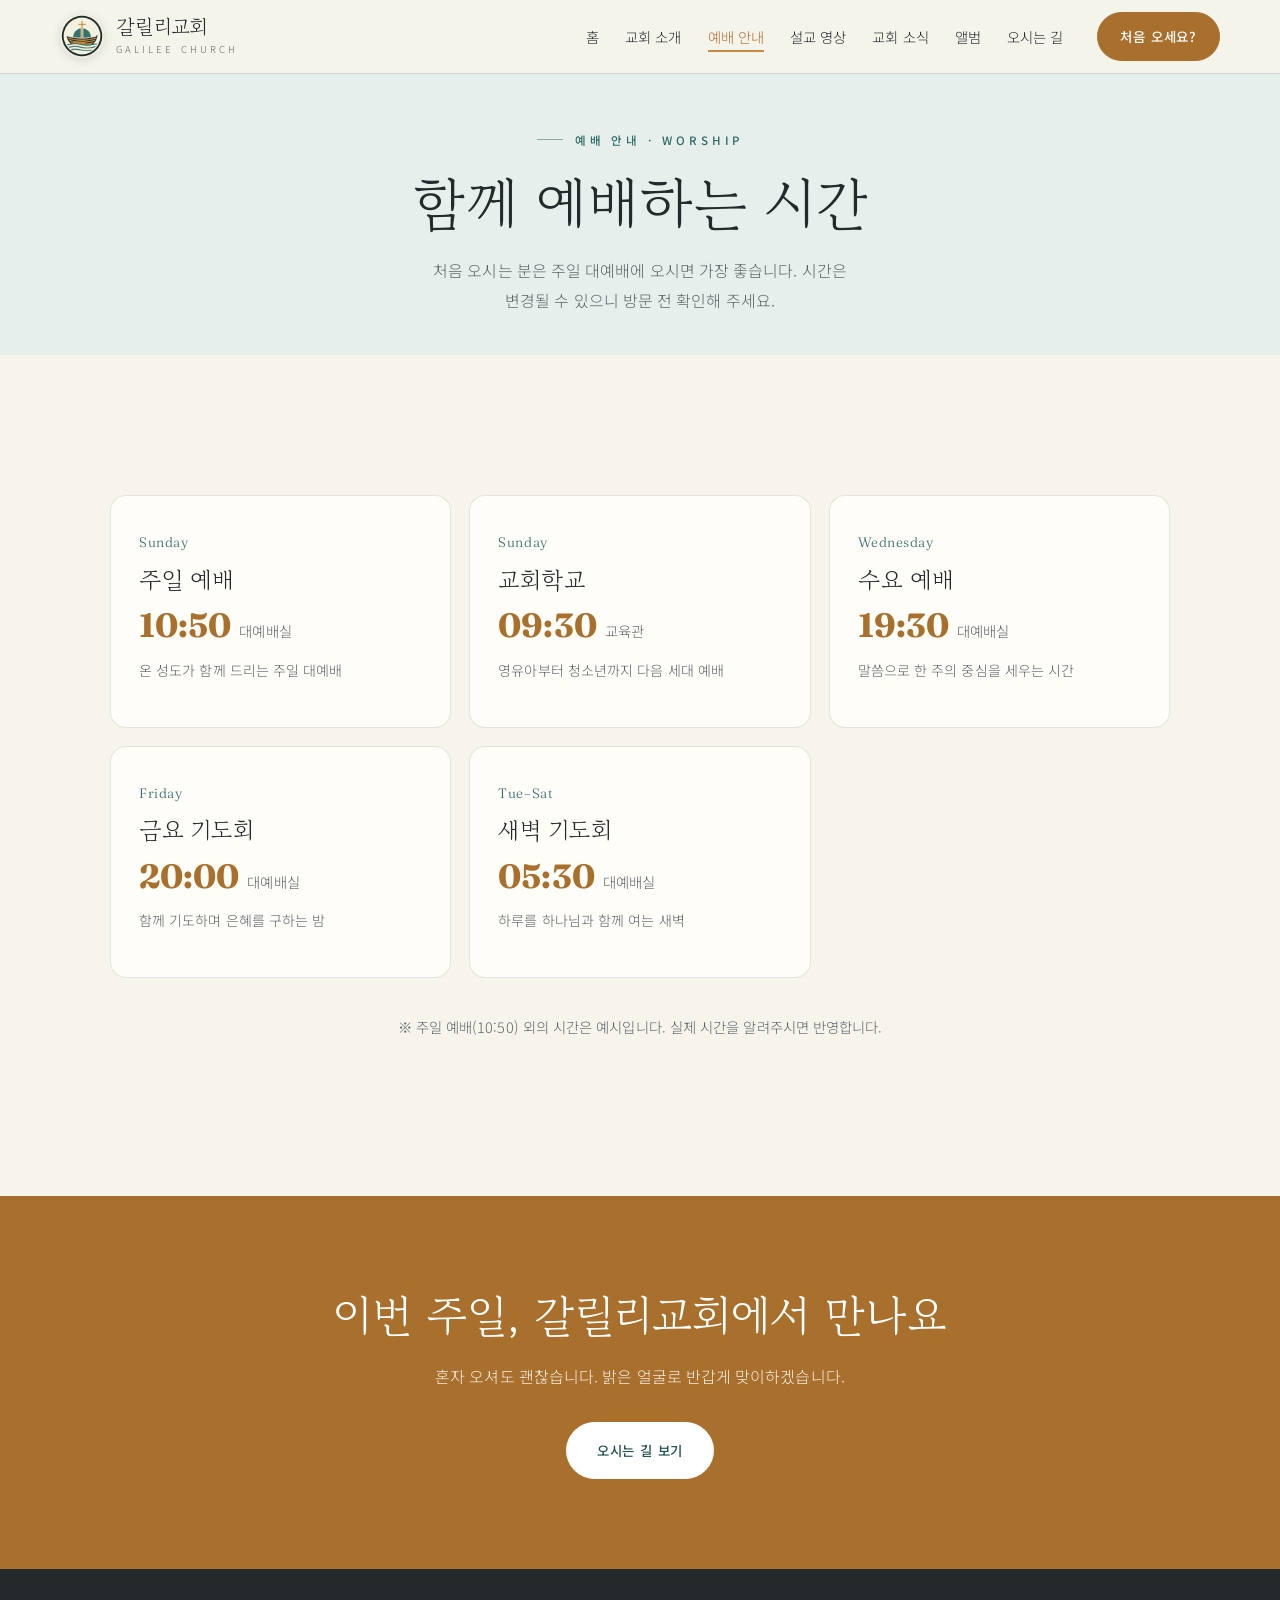
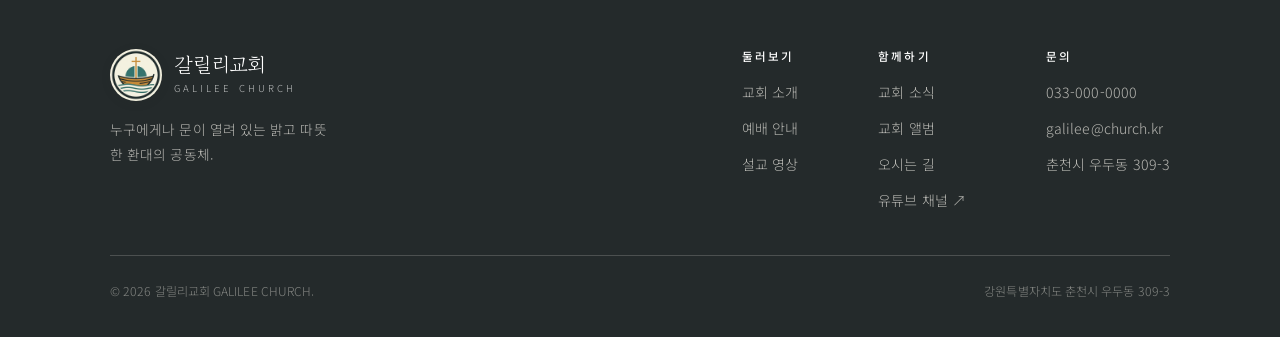
<file: worship.html>
<!DOCTYPE html>
<html lang="ko">
<head>
  <meta charset="UTF-8" />
  <meta name="viewport" content="width=device-width, initial-scale=1.0" />
  <title>예배 안내 · 갈릴리교회</title>
  <meta name="description" content="갈릴리교회 예배 시간 안내 — 주일예배, 교회학교, 수요예배, 금요기도회, 새벽기도회." />
  <link rel="preconnect" href="https://fonts.googleapis.com" />
  <link rel="preconnect" href="https://fonts.gstatic.com" crossorigin />
  <link href="https://fonts.googleapis.com/css2?family=Gowun+Batang:wght@400;700&family=Noto+Sans+KR:wght@300;400;500;700&family=Fraunces:ital,opsz,wght@0,9..144,400;0,9..144,500;1,9..144,500&display=swap" rel="stylesheet" />
  <link rel="stylesheet" href="css/style.css" />
</head>
<body data-page="worship">
  <div id="site-header"></div>

  <section class="page-hero">
    <span class="eyebrow eyebrow--sea">예배 안내 · Worship</span>
    <h1>함께 예배하는 시간</h1>
    <p>처음 오시는 분은 주일 대예배에 오시면 가장 좋습니다. 시간은 변경될 수 있으니 방문 전 확인해 주세요.</p>
  </section>

  <section class="service" style="padding-top:clamp(50px,7vw,80px);">
    <div class="wrap">
      <div class="service__grid">
        <div class="svc reveal"><span class="svc__tag">Sunday</span><h3 class="svc__name">주일 예배</h3><div class="svc__time"><b>10:50</b><span>대예배실</span></div><p class="svc__desc">온 성도가 함께 드리는 주일 대예배</p></div>
        <div class="svc reveal"><span class="svc__tag">Sunday</span><h3 class="svc__name">교회학교</h3><div class="svc__time"><b>09:30</b><span>교육관</span></div><p class="svc__desc">영유아부터 청소년까지 다음 세대 예배</p></div>
        <div class="svc reveal"><span class="svc__tag">Wednesday</span><h3 class="svc__name">수요 예배</h3><div class="svc__time"><b>19:30</b><span>대예배실</span></div><p class="svc__desc">말씀으로 한 주의 중심을 세우는 시간</p></div>
        <div class="svc reveal"><span class="svc__tag">Friday</span><h3 class="svc__name">금요 기도회</h3><div class="svc__time"><b>20:00</b><span>대예배실</span></div><p class="svc__desc">함께 기도하며 은혜를 구하는 밤</p></div>
        <div class="svc reveal"><span class="svc__tag">Tue–Sat</span><h3 class="svc__name">새벽 기도회</h3><div class="svc__time"><b>05:30</b><span>대예배실</span></div><p class="svc__desc">하루를 하나님과 함께 여는 새벽</p></div>
      </div>
      <p class="reveal" style="text-align:center;margin-top:36px;color:var(--ink-soft);font-size:0.9rem;">※ 주일 예배(10:50) 외의 시간은 예시입니다. 실제 시간을 알려주시면 반영합니다.</p>
    </div>
  </section>

  <section class="cta-band">
    <div class="wrap">
      <h2 class="reveal">이번 주일, 갈릴리교회에서 만나요</h2>
      <p class="reveal">혼자 오셔도 괜찮습니다. 밝은 얼굴로 반갑게 맞이하겠습니다.</p>
      <a href="location.html" class="btn btn--light reveal">오시는 길 보기</a>
    </div>
  </section>

  <div id="site-footer"></div>
  <script src="js/site.js"></script>
</body>
</html>
</file>
<file: css/style.css>
/* =============================================================
   갈릴리교회 GALILEE CHURCH
   밝고 따뜻한 환대의 공동체
   ============================================================= */

:root {
  /* Palette — 갈릴리 호숫가의 새벽빛 */
  --cream:    #f7f4ec;   /* 따뜻한 아이보리 배경 */
  --paper:    #fffdf8;   /* 카드/화이트 */
  --mist:     #e7efec;   /* 호수빛 옅은 톤 배경 */
  --ink:      #242a2b;   /* 본문 먹빛 */
  --ink-soft: #5b6367;   /* 보조 텍스트 */
  --gold:     #c98a3f;   /* 새벽 햇살 — 포인트 */
  --gold-deep:#a96f2c;
  --gold-soft:#e7bd82;
  --sea:      #2c6b66;   /* 갈릴리 호수빛 청록 — 보조 포인트 */
  --sea-deep: #1e514d;
  --line:     rgba(36, 42, 43, 0.12);
  --line-lite:rgba(255, 253, 248, 0.18);

  --f-display: 'Gowun Batang', 'Nanum Myeongjo', serif;
  --f-body:    'Noto Sans KR', system-ui, sans-serif;
  --f-accent:  'Fraunces', 'Gowun Batang', serif;

  --wrap: 1180px;
  --gutter: clamp(20px, 5vw, 60px);
  --sec-y: clamp(72px, 11vw, 150px);
  --ease: cubic-bezier(0.22, 0.61, 0.36, 1);
}

* { box-sizing: border-box; }
html { scroll-behavior: smooth; -webkit-text-size-adjust: 100%; }
@media (prefers-reduced-motion: reduce) { html { scroll-behavior: auto; } }
body {
  margin: 0; font-family: var(--f-body); font-weight: 300;
  color: var(--ink); background: var(--cream);
  line-height: 1.85; letter-spacing: 0.005em;
  -webkit-font-smoothing: antialiased; overflow-x: hidden;
}
img { display: block; max-width: 100%; }
a { color: inherit; text-decoration: none; }
button { font-family: inherit; cursor: pointer; }
h1, h2, h3, h4 { font-family: var(--f-display); font-weight: 400; margin: 0; line-height: 1.3; }

.wrap { width: 100%; max-width: var(--wrap); margin-inline: auto; padding-inline: var(--gutter); }

.eyebrow {
  font-family: var(--f-body); font-weight: 500; font-size: 0.72rem;
  letter-spacing: 0.34em; text-transform: uppercase; color: var(--gold-deep);
}
.eyebrow--sea { color: var(--sea); }

.sec-head { max-width: 640px; }
.sec-head .eyebrow { display: block; margin-bottom: 20px; }
.sec-head h2 { font-size: clamp(1.9rem, 4.2vw, 3.1rem); letter-spacing: -0.01em; }
.sec-head p { margin: 22px 0 0; color: var(--ink-soft); max-width: 54ch; }

.reveal { opacity: 0; transform: translateY(26px); transition: opacity 0.9s var(--ease), transform 0.9s var(--ease); }
.reveal.in { opacity: 1; transform: none; }
@media (prefers-reduced-motion: reduce) { .reveal { opacity: 1; transform: none; transition: none; } }

/* Buttons */
.btn {
  display: inline-flex; align-items: center; gap: 0.6em;
  font-family: var(--f-body); font-weight: 500; font-size: 0.84rem;
  letter-spacing: 0.06em; padding: 15px 30px; border-radius: 40px;
  border: 1.5px solid var(--gold-deep); background: var(--gold-deep); color: #fff;
  transition: background 0.4s var(--ease), color 0.4s var(--ease), border-color 0.4s var(--ease), transform 0.3s var(--ease);
}
.btn:hover { background: var(--gold); border-color: var(--gold); transform: translateY(-2px); }
.btn--ghost { background: transparent; color: var(--ink); border-color: var(--line); }
.btn--ghost:hover { background: var(--ink); border-color: var(--ink); color: #fff; }
.btn--light { background: #fff; color: var(--sea-deep); border-color: #fff; }
.btn--light:hover { background: var(--gold-soft); border-color: var(--gold-soft); color: var(--ink); }
.btn:focus-visible, a:focus-visible, .slot:focus-visible { outline: 2px solid var(--sea); outline-offset: 3px; }

/* Image slot / placeholder (사진 넣기 전) */
.slot {
  position: relative; overflow: hidden; display: grid; place-items: center;
  background:
    radial-gradient(120% 90% at 70% 20%, rgba(231,189,130,0.55), transparent 60%),
    linear-gradient(150deg, var(--mist), #dfe8e4);
}
.slot::after {
  content: attr(data-label); position: absolute; z-index: 0;
  font-family: var(--f-body); font-size: 0.76rem; letter-spacing: 0.14em;
  color: rgba(30,81,77,0.55); padding: 8px 16px; border: 1px dashed rgba(30,81,77,0.3);
  border-radius: 30px; background: rgba(255,253,248,0.4); text-align: center;
}
.slot img { position: relative; z-index: 1; width: 100%; height: 100%; object-fit: cover; }

/* Gentle lake-wave divider */
.wave { display: block; width: 100%; height: 60px; }
.wave path { fill: currentColor; }

/* =============================================================
   Header
   ============================================================= */
.site-header {
  position: fixed; inset: 0 0 auto 0; z-index: 60;
  display: flex; align-items: center; justify-content: space-between;
  padding: 20px var(--gutter);
  transition: background 0.5s var(--ease), padding 0.4s var(--ease), box-shadow 0.4s var(--ease);
}
.site-header.solid { background: rgba(247,244,236,0.9); backdrop-filter: blur(12px); padding-block: 12px; box-shadow: 0 1px 0 var(--line); }
.brand { display: flex; align-items: center; gap: 12px; color: #fff; transition: color 0.4s var(--ease); }
.solid .brand { color: var(--ink); }
.brand__logo {
  width: 44px; height: 44px; border-radius: 50%; object-fit: cover;
  background: var(--cream); flex-shrink: 0;
  box-shadow: 0 2px 10px rgba(36,42,43,0.14);
}
.footer__brand .brand__logo { width: 52px; height: 52px; }
.brand__name { font-family: var(--f-display); font-size: 1.28rem; letter-spacing: 0.02em; }
.brand__sub { font-size: 0.6rem; letter-spacing: 0.32em; text-transform: uppercase; opacity: 0.7; display: block; margin-top: -2px; }

.nav { display: flex; align-items: center; gap: 34px; }
.nav__links { display: flex; gap: 26px; list-style: none; margin: 0; padding: 0; }
.nav__links a { position: relative; font-size: 0.9rem; color: #fff; transition: color 0.4s var(--ease); padding-block: 5px; }
.solid .nav__links a { color: var(--ink); }
.nav__links a::after { content: ""; position: absolute; left: 0; bottom: 0; height: 2px; width: 0; background: var(--gold); transition: width 0.35s var(--ease); }
.nav__links a:hover::after, .nav__links a.on::after { width: 100%; }
.nav__links a.on { color: var(--gold-deep); }
.solid .nav__links a.on { color: var(--gold-deep); }
.mobile-menu a.on { color: var(--gold-soft); }
.nav .btn { padding: 11px 22px; }
.nav-toggle { display: none; }

/* =============================================================
   Hero
   ============================================================= */
.hero {
  position: relative; min-height: 100svh; display: grid; align-items: center;
  color: #fff; overflow: hidden; text-align: center;
}
.hero__bg {
  position: absolute; inset: 0; z-index: 0;
  background:
    radial-gradient(90% 70% at 50% 0%, rgba(231,189,130,0.9), transparent 55%),
    linear-gradient(160deg, #e8b978 0%, #c98a3f 32%, #2c6b66 100%);
}
.hero__bg .slot { position: absolute; inset: 0; }
.hero__bg::after {
  content: ""; position: absolute; inset: 0; z-index: 2;
  background:
    radial-gradient(70% 55% at 50% 52%, rgba(16,26,24,0.5), transparent 75%),
    linear-gradient(180deg, rgba(16,26,24,0.5), rgba(16,26,24,0.32) 42%, rgba(16,26,24,0.66));
}
.hero__inner { position: relative; z-index: 2; padding-top: 90px; }
.hero__verse { font-family: var(--f-accent); font-style: italic; font-size: clamp(0.95rem,1.5vw,1.15rem); color: rgba(255,253,248,0.9); letter-spacing: 0.02em; }
.hero__title { font-size: clamp(3rem, 9vw, 6.4rem); line-height: 1.05; margin: 0.2em 0 0; text-shadow: 0 6px 40px rgba(0,0,0,0.25); }
.hero__tag { margin: 26px auto 0; max-width: 34ch; font-size: clamp(1rem,1.6vw,1.25rem); color: rgba(255,253,248,0.95); font-weight: 300; }
.hero__cta { margin-top: 40px; display: flex; gap: 14px; justify-content: center; flex-wrap: wrap; }
.hero__wave { position: absolute; bottom: -1px; left: 0; z-index: 2; color: var(--cream); }

/* =============================================================
   Welcome / About
   ============================================================= */
.about { padding-block: var(--sec-y); }
.about__grid { display: grid; grid-template-columns: 1fr 1fr; gap: clamp(34px, 6vw, 84px); align-items: center; }
.about__lead { font-family: var(--f-display); font-size: clamp(1.5rem, 3vw, 2.3rem); line-height: 1.6; margin: 12px 0 0; }
.about__lead em { font-style: normal; color: var(--gold-deep); }
.about__text { margin-top: 26px; color: var(--ink-soft); }
.about__text + .about__text { margin-top: 16px; }
.about__values { margin-top: 34px; display: grid; gap: 14px; }
.about__value { display: flex; gap: 16px; align-items: flex-start; }
.about__value b { font-family: var(--f-accent); color: var(--gold-deep); font-size: 1.3rem; line-height: 1; padding-top: 2px; min-width: 1.6em; }
.about__value span { font-size: 0.94rem; color: var(--ink-soft); }
.about__value strong { color: var(--ink); font-weight: 500; display: block; }
.about__figure { aspect-ratio: 4/5; border-radius: 8px; box-shadow: 0 30px 60px rgba(36,42,43,0.12); }

/* =============================================================
   Pastor greeting
   ============================================================= */
.pastor { background: var(--mist); position: relative; }
.pastor__inner { padding-block: var(--sec-y); display: grid; grid-template-columns: 0.8fr 1.2fr; gap: clamp(34px,6vw,80px); align-items: center; }
.pastor__figure { aspect-ratio: 4/5; border-radius: 8px; box-shadow: 0 30px 60px rgba(30,81,77,0.16); }
.pastor__body .eyebrow { display: block; margin-bottom: 18px; }
.pastor__quote { font-family: var(--f-display); font-size: clamp(1.5rem,2.8vw,2.1rem); line-height: 1.6; }
.pastor__text { margin-top: 24px; color: var(--ink-soft); }
.pastor__sign { margin-top: 30px; display: flex; align-items: baseline; gap: 12px; }
.pastor__sign span { color: var(--ink-soft); font-size: 0.85rem; }
.pastor__sign b { font-family: var(--f-display); font-weight: 400; font-size: 1.3rem; }

/* =============================================================
   Service times
   ============================================================= */
.service { padding-block: var(--sec-y); }
.service__head { text-align: center; display: flex; flex-direction: column; align-items: center; }
.service__grid { margin-top: clamp(38px,6vw,60px); display: grid; grid-template-columns: repeat(3, 1fr); gap: 18px; }
.svc {
  background: var(--paper); border: 1px solid var(--line); border-radius: 12px;
  padding: 30px 28px; transition: transform 0.4s var(--ease), box-shadow 0.4s var(--ease), border-color 0.4s var(--ease);
}
.svc:hover { transform: translateY(-4px); box-shadow: 0 22px 48px rgba(36,42,43,0.1); border-color: transparent; }
.svc__tag { font-family: var(--f-accent); font-size: 0.85rem; color: var(--sea); letter-spacing: 0.04em; }
.svc__name { font-family: var(--f-display); font-size: 1.5rem; margin: 8px 0 14px; }
.svc__time { display: flex; align-items: baseline; gap: 8px; }
.svc__time b { font-family: var(--f-accent); font-size: 2.1rem; color: var(--gold-deep); line-height: 1; }
.svc__time span { color: var(--ink-soft); font-size: 0.9rem; }
.svc__desc { margin-top: 12px; font-size: 0.88rem; color: var(--ink-soft); }

/* =============================================================
   Sermons (YouTube)
   ============================================================= */
.sermons { background: var(--sea-deep); color: #fff; padding-block: var(--sec-y); position: relative; overflow: hidden; }
.sermons::before {
  content: ""; position: absolute; inset: 0; opacity: 0.5;
  background: radial-gradient(80% 60% at 85% 0%, rgba(201,138,63,0.35), transparent 60%);
}
.sermons__head { position: relative; z-index: 1; display: flex; justify-content: space-between; align-items: flex-end; gap: 24px; flex-wrap: wrap; }
.sermons__head h2 { color: #fff; font-size: clamp(1.9rem,4vw,3rem); }
.sermons__head .eyebrow { color: var(--gold-soft); display: block; margin-bottom: 16px; }
.sermons__grid { position: relative; z-index: 1; margin-top: clamp(34px,5vw,52px); display: grid; grid-template-columns: 1.5fr 1fr; gap: 22px; }
.sermon-feature { border-radius: 14px; overflow: hidden; background: #000; box-shadow: 0 30px 60px rgba(0,0,0,0.35); }
.sermon-feature .video { position: relative; aspect-ratio: 16/9; }
.sermon-feature iframe { position: absolute; inset: 0; width: 100%; height: 100%; border: 0; }
.sermon-list { display: flex; flex-direction: column; gap: 14px; }
.sermon-card {
  display: grid; grid-template-columns: 120px 1fr; gap: 16px; align-items: center;
  background: rgba(255,253,248,0.06); border: 1px solid var(--line-lite); border-radius: 12px;
  padding: 12px; transition: background 0.4s var(--ease); cursor: pointer;
}
.sermon-card:hover { background: rgba(255,253,248,0.12); }
.sermon-card .thumb { aspect-ratio: 16/9; border-radius: 8px; }
.sermon-card__date { font-family: var(--f-accent); font-size: 0.78rem; color: var(--gold-soft); }
.sermon-card__title { font-family: var(--f-display); font-size: 1.05rem; margin-top: 4px; line-height: 1.4; }
.sermons__foot { position: relative; z-index: 1; margin-top: 30px; text-align: center; }

/* =============================================================
   News / notices
   ============================================================= */
.news { padding-block: var(--sec-y); }
.news__grid { margin-top: clamp(36px,5vw,56px); display: grid; grid-template-columns: repeat(3,1fr); gap: 20px; }
.notice {
  border-top: 2px solid var(--gold); padding: 24px 4px; display: flex; flex-direction: column; gap: 10px;
  transition: transform 0.4s var(--ease);
}
.notice:hover { transform: translateY(-4px); }
.notice__cat { font-size: 0.72rem; letter-spacing: 0.14em; text-transform: uppercase; color: var(--sea); font-weight: 500; }
.notice__title { font-family: var(--f-display); font-size: 1.35rem; line-height: 1.4; }
.notice__text { font-size: 0.9rem; color: var(--ink-soft); }
.notice__date { font-family: var(--f-accent); font-size: 0.85rem; color: var(--ink-soft); margin-top: auto; }

/* =============================================================
   Ministries
   ============================================================= */
.ministry { background: var(--mist); padding-block: var(--sec-y); }
.ministry__head { text-align: center; display: flex; flex-direction: column; align-items: center; }
.ministry__grid { margin-top: clamp(36px,5vw,56px); display: grid; grid-template-columns: repeat(3,1fr); gap: 18px; }
.min {
  background: var(--paper); border-radius: 14px; padding: 34px 30px; border: 1px solid var(--line);
  transition: transform 0.4s var(--ease), box-shadow 0.4s var(--ease);
}
.min:hover { transform: translateY(-5px); box-shadow: 0 24px 50px rgba(30,81,77,0.12); }
.min__icon { width: 48px; height: 48px; border-radius: 50%; background: var(--gold-soft); color: var(--gold-deep); display: grid; place-items: center; font-family: var(--f-accent); font-size: 1.3rem; margin-bottom: 18px; }
.min h3 { font-size: 1.4rem; }
.min p { margin-top: 10px; font-size: 0.92rem; color: var(--ink-soft); }

/* =============================================================
   Location
   ============================================================= */
.location { padding-block: var(--sec-y); }
.location__grid { display: grid; grid-template-columns: 1fr 1fr; gap: clamp(30px,5vw,64px); align-items: center; }
.location__info h2 { font-size: clamp(1.8rem,3.6vw,2.6rem); margin-bottom: 26px; }
.location__rows { display: grid; }
.location__row { display: grid; grid-template-columns: 120px 1fr; gap: 18px; padding: 17px 0; border-top: 1px solid var(--line); }
.location__row:last-child { border-bottom: 1px solid var(--line); }
.location__row dt { color: var(--sea); font-size: 0.74rem; letter-spacing: 0.14em; text-transform: uppercase; font-weight: 500; padding-top: 3px; }
.location__row dd { margin: 0; }
.location__map { aspect-ratio: 4/3; border-radius: 14px; overflow: hidden; position: relative; background:
  radial-gradient(circle at 55% 45%, rgba(201,138,63,0.2), transparent 55%), var(--sea-deep); display: grid; place-items: center; }
.location__map::before { content: ""; position: absolute; inset: 0; background-image:
  linear-gradient(rgba(255,253,248,0.06) 1px, transparent 1px), linear-gradient(90deg, rgba(255,253,248,0.06) 1px, transparent 1px);
  background-size: 38px 38px; }
.location__pin { position: relative; text-align: center; color: #fff; }
.location__pin .dot { width: 14px; height: 14px; border-radius: 50%; background: var(--gold); margin: 0 auto 12px; box-shadow: 0 0 0 8px rgba(201,138,63,0.25), 0 0 0 18px rgba(201,138,63,0.12); }
.location__pin span { font-size: 0.78rem; letter-spacing: 0.22em; }

/* =============================================================
   CTA band + Footer
   ============================================================= */
.cta-band { background: var(--gold-deep); color: #fff; text-align: center; padding: clamp(56px,8vw,90px) 0; position: relative; overflow: hidden; }
.cta-band h2 { color: #fff; font-size: clamp(1.8rem,4vw,2.8rem); }
.cta-band p { margin: 18px auto 30px; max-width: 46ch; color: rgba(255,253,248,0.92); }

.site-footer { background: var(--ink); color: rgba(247,244,236,0.7); padding: clamp(52px,7vw,80px) 0 34px; }
.footer__top { display: flex; justify-content: space-between; gap: 40px; flex-wrap: wrap; padding-bottom: 42px; border-bottom: 1px solid var(--line-lite); }
.footer__brand .brand { color: #fff; }
.footer__brand p { margin: 16px 0 0; max-width: 32ch; font-size: 0.86rem; }
.footer__cols { display: flex; gap: clamp(36px,7vw,80px); flex-wrap: wrap; }
.footer__col h4 { color: #fff; font-family: var(--f-body); font-weight: 500; font-size: 0.72rem; letter-spacing: 0.18em; text-transform: uppercase; margin-bottom: 15px; }
.footer__col ul { list-style: none; margin: 0; padding: 0; display: grid; gap: 10px; font-size: 0.88rem; }
.footer__col a:hover { color: var(--gold-soft); }
.footer__bottom { padding-top: 24px; display: flex; justify-content: space-between; gap: 14px; flex-wrap: wrap; font-size: 0.76rem; color: rgba(247,244,236,0.45); }

/* =============================================================
   Responsive
   ============================================================= */
@media (max-width: 980px) {
  .about__grid, .pastor__inner, .sermons__grid, .location__grid { grid-template-columns: 1fr; }
  .service__grid, .news__grid, .ministry__grid { grid-template-columns: repeat(2, 1fr); }
  .about__figure, .pastor__figure { max-width: 460px; }
  .pastor__inner { text-align: left; }
}
@media (max-width: 680px) {
  .nav__links, .nav > .btn { display: none; }
  .nav-toggle { display: inline-flex; flex-direction: column; gap: 5px; width: 30px; height: 22px; justify-content: center; background: none; border: none; padding: 0; }
  .nav-toggle span { display: block; height: 2px; background: #fff; border-radius: 2px; transition: 0.4s var(--ease); }
  .solid .nav-toggle span { background: var(--ink); }
  .menu-open .nav-toggle span:nth-child(1) { transform: translateY(7px) rotate(45deg); background:#fff; }
  .menu-open .nav-toggle span:nth-child(2) { opacity: 0; }
  .menu-open .nav-toggle span:nth-child(3) { transform: translateY(-7px) rotate(-45deg); background:#fff; }

  .service__grid, .news__grid, .ministry__grid { grid-template-columns: 1fr; }
  .sermon-card { grid-template-columns: 100px 1fr; }
}

.mobile-menu {
  position: fixed; inset: 0; z-index: 55; background: var(--sea-deep);
  display: flex; flex-direction: column; align-items: center; justify-content: center; gap: 26px;
  transform: translateY(-100%); transition: transform 0.55s var(--ease); visibility: hidden;
}
.mobile-menu.open { transform: none; visibility: visible; }
.mobile-menu a { color: #fff; font-family: var(--f-display); font-size: 1.6rem; }
.mobile-menu a:hover { color: var(--gold-soft); }

/* =============================================================
   Albums (홈 미리보기 + album.html)
   ============================================================= */
.albums { padding-block: var(--sec-y); }
.albums__head { display: flex; justify-content: space-between; align-items: flex-end; gap: 24px; flex-wrap: wrap; }
.albums__grid { margin-top: clamp(34px,5vw,54px); display: grid; grid-template-columns: repeat(3, 1fr); gap: 20px; }
.albums--page .albums__grid { margin-top: 0; }

.album-card {
  display: block; border-radius: 14px; overflow: hidden; background: var(--paper);
  border: 1px solid var(--line); transition: transform 0.4s var(--ease), box-shadow 0.4s var(--ease);
  cursor: pointer; text-align: left; width: 100%; padding: 0; font: inherit; color: inherit;
}
.album-card:hover { transform: translateY(-5px); box-shadow: 0 26px 54px rgba(36,42,43,0.14); }
.album-card__cover { aspect-ratio: 4/3; }
.album-card__body { padding: 18px 20px 22px; }
.album-card__date { font-family: var(--f-accent); font-size: 0.82rem; color: var(--sea); }
.album-card__title { font-family: var(--f-display); font-size: 1.3rem; margin: 4px 0 6px; line-height: 1.35; }
.album-card__count { font-size: 0.82rem; color: var(--ink-soft); }
.album-card__count::before { content: "📷 "; }

/* Album page hero */
.page-hero { padding: 130px 0 40px; text-align: center; background: var(--mist); }
.page-hero .eyebrow { display: block; margin-bottom: 14px; }
.page-hero h1 { font-size: clamp(2.2rem, 5vw, 3.6rem); }
.page-hero p { margin: 16px auto 0; max-width: 48ch; color: var(--ink-soft); }
.page-hero .back { display: inline-block; margin-top: 22px; font-size: 0.86rem; color: var(--sea); }
.page-hero .back:hover { color: var(--gold-deep); }

.albums-empty { text-align: center; padding: 60px 0; color: var(--ink-soft); }

/* Album viewer overlay */
.viewer { position: fixed; inset: 0; z-index: 105; display: none; background: var(--cream); overflow-y: auto; }
.viewer.open { display: block; }
.viewer__bar {
  position: sticky; top: 0; z-index: 2; display: flex; align-items: center; justify-content: space-between;
  padding: 18px var(--gutter); background: rgba(247,244,236,0.92); backdrop-filter: blur(10px); border-bottom: 1px solid var(--line);
}
.viewer__meta h2 { font-size: 1.5rem; }
.viewer__meta span { font-family: var(--f-accent); font-size: 0.85rem; color: var(--sea); }
.viewer__close { background: none; border: 1px solid var(--line); border-radius: 40px; padding: 10px 20px; font-size: 0.85rem; color: var(--ink); }
.viewer__close:hover { background: var(--ink); color: #fff; border-color: var(--ink); }
.viewer__grid {
  columns: 3; column-gap: 14px; padding: 26px var(--gutter) 80px; max-width: var(--wrap); margin-inline: auto;
}
.viewer__grid figure { break-inside: avoid; margin: 0 0 14px; border-radius: 10px; overflow: hidden; cursor: zoom-in; aspect-ratio: auto; }
.viewer__grid .slot { min-height: 200px; }
.viewer__grid img { width: 100%; height: auto; display: block; transition: transform 0.6s var(--ease); }
.viewer__grid figure:hover img { transform: scale(1.04); }

/* Fullscreen single-photo lightbox */
.lightbox { position: fixed; inset: 0; z-index: 120; display: none; align-items: center; justify-content: center; padding: 4vw; background: rgba(20,26,25,0.94); }
.lightbox.open { display: flex; }
.lightbox img { max-width: 92vw; max-height: 90vh; object-fit: contain; border-radius: 6px; }
.lightbox__close { position: absolute; top: 22px; right: 28px; background: none; border: none; color: #fff; font-size: 2rem; opacity: 0.85; }
.lightbox__close:hover { opacity: 1; }

@media (max-width: 980px) {
  .albums__grid { grid-template-columns: repeat(2, 1fr); }
  .viewer__grid { columns: 2; }
}
@media (max-width: 680px) {
  .albums__grid { grid-template-columns: 1fr; }
  .viewer__grid { columns: 1; }
}

/* =============================================================
   Hero slideshow (여러 장 자동 전환)
   ============================================================= */
.hero__slide { position: absolute; inset: 0; opacity: 0; transition: opacity 1.4s var(--ease); }
.hero__slide.active { opacity: 1; }
.hero__slide.s1 { background: radial-gradient(90% 70% at 50% 0%, rgba(231,189,130,0.9), transparent 55%), linear-gradient(160deg, #e8b978, #c98a3f 32%, #2c6b66); }
.hero__slide.s2 { background: radial-gradient(80% 70% at 70% 10%, rgba(231,189,130,0.7), transparent 55%), linear-gradient(150deg, #d79a56, #2c6b66 70%, #1e514d); }
.hero__slide.s3 { background: radial-gradient(90% 80% at 30% 0%, rgba(231,189,130,0.8), transparent 60%), linear-gradient(200deg, #caa06a, #35726e 60%, #1e514d); }
.hero__slide .slot { position: absolute; inset: 0; background: none; }
.hero__slide .slot::after { opacity: 0; }   /* 슬라이드에선 라벨 숨김 (지저분함 방지) */
.hero__dots { position: absolute; bottom: 78px; left: 50%; transform: translateX(-50%); z-index: 3; display: flex; gap: 10px; }
.hero__dots button { width: 9px; height: 9px; border-radius: 50%; border: 0; background: rgba(255,253,248,0.45); cursor: pointer; padding: 0; transition: background 0.3s, width 0.3s; }
.hero__dots button.on { background: #fff; width: 24px; border-radius: 6px; }

/* =============================================================
   Quick menu (히어로 아래 바로가기 아이콘 바)
   ============================================================= */
.quickmenu { position: relative; z-index: 5; }
.quickmenu__inner {
  max-width: var(--wrap); margin: -52px auto 0; margin-inline: auto;
  background: var(--paper); border-radius: 20px; box-shadow: 0 26px 64px rgba(36,42,43,0.16);
  display: grid; grid-template-columns: repeat(5, 1fr); overflow: hidden;
  position: relative; left: 0; right: 0; width: calc(100% - 2 * var(--gutter));
}
.qm {
  display: flex; flex-direction: column; align-items: center; gap: 12px; text-align: center;
  padding: 32px 14px; border-right: 1px solid var(--line); transition: background 0.35s var(--ease);
}
.qm:last-child { border-right: 0; }
.qm:hover { background: var(--mist); }
.qm__icon {
  width: 54px; height: 54px; border-radius: 50%; display: grid; place-items: center;
  background: var(--gold-soft); color: var(--gold-deep); font-size: 1.5rem;
  transition: transform 0.35s var(--ease);
}
.qm:hover .qm__icon { transform: translateY(-4px); }
.qm__label { font-family: var(--f-display); font-size: 1.08rem; color: var(--ink); }
.qm__sub { font-size: 0.72rem; letter-spacing: 0.08em; color: var(--sea); text-transform: uppercase; }

@media (max-width: 860px) {
  .quickmenu__inner { grid-template-columns: repeat(2, 1fr); margin-top: -30px; }
  .qm:nth-child(odd) { border-right: 1px solid var(--line); }
  .qm { border-bottom: 1px solid var(--line); padding: 24px 12px; }
  .qm:last-child { grid-column: 1 / -1; border-bottom: 0; }
}
@media (max-width: 420px) {
  .quickmenu__inner { grid-template-columns: 1fr; }
  .qm, .qm:nth-child(odd) { border-right: 0; }
}

/* =============================================================
   Praise (교회 찬양 플레이어)
   ============================================================= */
.praise { padding-block: var(--sec-y); background: linear-gradient(180deg, var(--mist), var(--cream)); }
.praise__head { text-align: center; display: flex; flex-direction: column; align-items: center; }
.praise__list { max-width: 720px; margin: clamp(34px,5vw,54px) auto 0; display: grid; gap: 16px; }
.praise__song {
  display: flex; align-items: center; gap: 22px;
  background: var(--paper); border: 1px solid var(--line); border-radius: 16px; padding: 20px 26px;
  transition: box-shadow 0.4s var(--ease), transform 0.4s var(--ease);
}
.praise__song:hover { box-shadow: 0 20px 44px rgba(36,42,43,0.1); transform: translateY(-3px); }
.praise__no { font-family: var(--f-accent); font-size: 1.5rem; color: var(--gold-deep); min-width: 1.4em; }
.praise__info { min-width: 160px; }
.praise__title { font-family: var(--f-display); font-size: 1.25rem; line-height: 1.3; }
.praise__sub { font-size: 0.8rem; color: var(--ink-soft); letter-spacing: 0.04em; }
.praise__song audio { flex: 1; height: 42px; }
.praise__note { text-align: center; margin-top: 24px; font-size: 0.84rem; color: var(--ink-soft); }
@media (max-width: 620px) {
  .praise__song { flex-wrap: wrap; gap: 12px 16px; padding: 18px 20px; }
  .praise__song audio { flex-basis: 100%; }
}

/* Floating background-music button */
.music-fab {
  position: fixed; right: 22px; bottom: 22px; z-index: 70;
  display: inline-flex; align-items: center; gap: 11px; padding: 13px 22px;
  border: 0; border-radius: 40px; background: var(--gold-deep); color: #fff;
  box-shadow: 0 14px 34px rgba(169,116,44,0.42); font-family: var(--f-body);
  font-size: 0.84rem; font-weight: 500; cursor: pointer; transition: background 0.35s var(--ease), transform 0.35s var(--ease);
}
.music-fab:hover { background: var(--gold); transform: translateY(-2px); }
.music-fab__bars { display: inline-flex; align-items: flex-end; gap: 2.5px; height: 15px; }
.music-fab__bars i { width: 3px; height: 5px; background: #fff; border-radius: 2px; transition: height 0.2s; }
.music-fab.playing .music-fab__bars i { animation: eq 0.9s ease-in-out infinite; }
.music-fab.playing .music-fab__bars i:nth-child(2) { animation-delay: 0.25s; }
.music-fab.playing .music-fab__bars i:nth-child(3) { animation-delay: 0.5s; }
@keyframes eq { 0%,100% { height: 5px; } 50% { height: 15px; } }
@media (prefers-reduced-motion: reduce) { .music-fab.playing .music-fab__bars i { animation: none; height: 10px; } }
@media (max-width: 480px) { .music-fab { right: 14px; bottom: 14px; padding: 11px 18px; } }

/* =============================================================
   Polish pass — 료칸급 디테일 (밝은 톤 유지)
   ============================================================= */

/* 히어로 사진 슬로우 줌 (Ken Burns) */
.hero__slide img { will-change: transform; }
.hero__slide.active img { animation: kenburns 7s ease-out both; }
@keyframes kenburns { from { transform: scale(1.09); } to { transform: scale(1); } }
@media (prefers-reduced-motion: reduce) { .hero__slide.active img { animation: none; } }

/* 히어로 타이틀 정제 + 장식 라인 */
.hero__title { letter-spacing: 0.02em; }
.hero__rule {
  display: block; width: 56px; height: 2px; margin: 26px auto 4px;
  background: linear-gradient(90deg, transparent, var(--gold-soft), transparent);
}

/* 섹션 eyebrow 앞 장식 라인 (에디토리얼 감성) */
.eyebrow::before {
  content: ""; display: inline-block; width: 26px; height: 1px;
  background: currentColor; opacity: 0.5; vertical-align: middle;
  margin-right: 12px; transform: translateY(-2px);
}

/* 카드/섹션 그림자·모서리 정제 */
.svc, .min, .album-card, .praise__song, .booking { border-radius: 16px; }
.svc:hover, .min:hover, .album-card:hover { box-shadow: 0 26px 56px rgba(30,81,77,0.13); }

/* 헤더 브랜드 정렬 미세 조정 */
.brand__name { line-height: 1.1; }

/* 링크 버튼 화살표 살짝 이동 */
.btn { transition: background 0.4s var(--ease), color 0.4s var(--ease), border-color 0.4s var(--ease), transform 0.3s var(--ease), letter-spacing 0.4s var(--ease); }
.btn:hover { letter-spacing: 0.08em; }

/* 이미지 슬롯(사진) 로드 시 부드러운 페이드 */
.slot img { animation: imgfade 1s var(--ease) both; }
@keyframes imgfade { from { opacity: 0; } to { opacity: 1; } }
@media (prefers-reduced-motion: reduce) { .slot img { animation: none; } }
</file>
